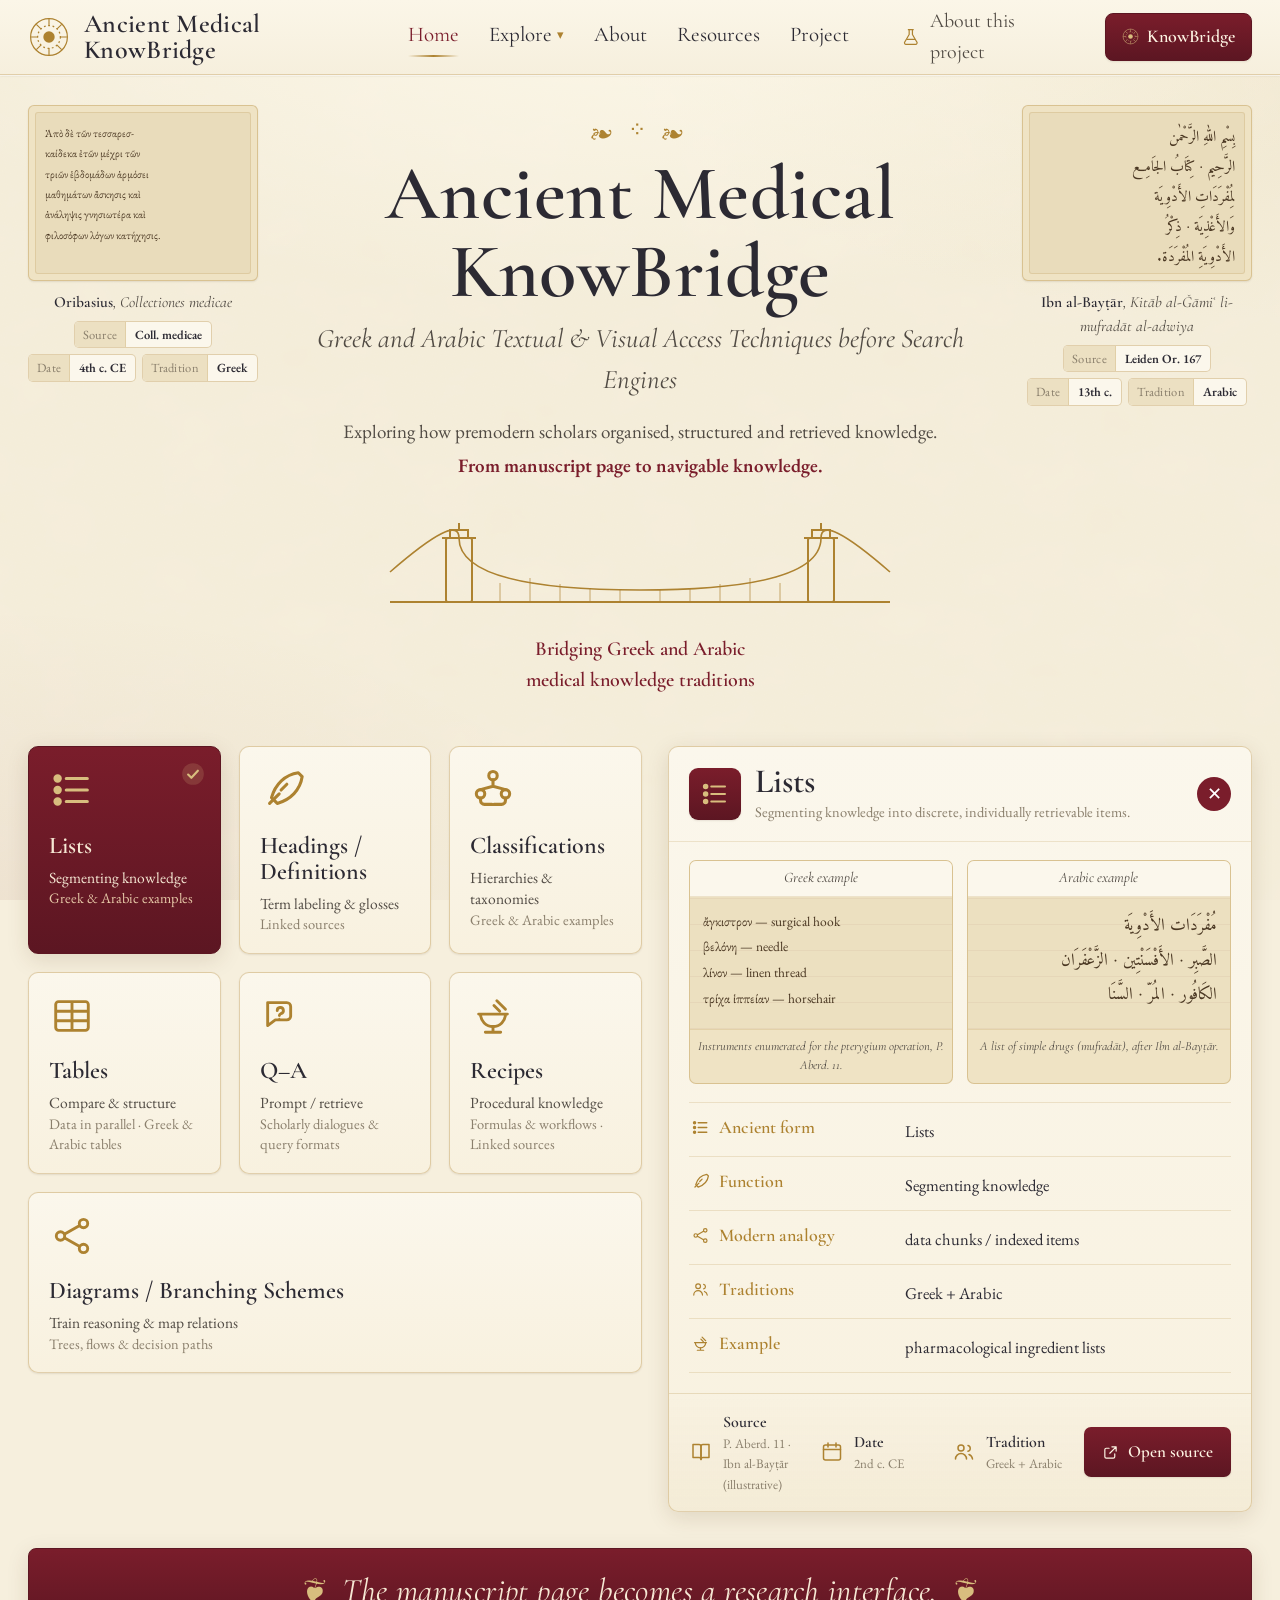
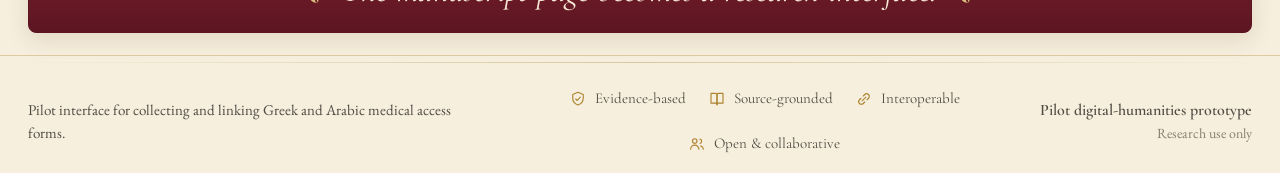
<file: index.html>
<!DOCTYPE html>
<html lang="en">
<head>
<meta charset="utf-8">
<meta name="viewport" content="width=device-width, initial-scale=1">
<title>Ancient Medical KnowBridge — Greek &amp; Arabic Access Techniques before Search Engines</title>
<meta name="description" content="A digital-humanities prototype exploring how premodern Greek and Arabic scholars organised, structured and retrieved medical knowledge — from manuscript page to navigable interface.">
<link rel="preconnect" href="https://fonts.googleapis.com">
<link rel="preconnect" href="https://fonts.gstatic.com" crossorigin>
<link href="https://fonts.googleapis.com/css2?family=Cormorant+Garamond:ital,wght@0,400;0,500;0,600;0,700;1,400;1,500;1,600&family=EB+Garamond:ital,wght@0,400;0,500;0,600;1,400;1,500&family=Amiri:wght@400;700&display=swap" rel="stylesheet">
<link rel="stylesheet" href="styles.css">
<link rel="icon" href="assets/favicon.svg">
</head>
<body>

<!-- ============ icon sprite ============ -->
<svg width="0" height="0" style="position:absolute" aria-hidden="true">
  <defs>
    <symbol id="i-medallion" viewBox="0 0 48 48">
      <g fill="none" stroke="currentColor" stroke-width="1.4">
        <circle cx="24" cy="24" r="21"/>
        <circle cx="24" cy="24" r="6.5" fill="currentColor" stroke="none"/>
        <g stroke-width="1.3">
          <path d="M24 3.5v8M24 36.5v8M3.5 24h8M36.5 24h8"/>
          <path d="M9.5 9.5l5.6 5.6M32.9 32.9l5.6 5.6M38.5 9.5l-5.6 5.6M15.1 32.9l-5.6 5.6"/>
        </g>
        <circle cx="24" cy="24" r="13" stroke-dasharray="2 3"/>
      </g>
    </symbol>
    <symbol id="i-list" viewBox="0 0 24 24"><g fill="none" stroke="currentColor" stroke-width="1.6" stroke-linecap="round"><circle cx="4.5" cy="6" r="1.4" fill="currentColor"/><circle cx="4.5" cy="12" r="1.4" fill="currentColor"/><circle cx="4.5" cy="18" r="1.4" fill="currentColor"/><path d="M9 6h11M9 12h11M9 18h11"/></g></symbol>
    <symbol id="i-quill" viewBox="0 0 24 24"><g fill="none" stroke="currentColor" stroke-width="1.6" stroke-linecap="round" stroke-linejoin="round"><path d="M20 3c-7 1-12 6-14 13l3 3c7-2 12-7 13-14z"/><path d="M5 19l5-5"/><path d="M14 9l-3 3"/></g></symbol>
    <symbol id="i-tree" viewBox="0 0 24 24"><g fill="none" stroke="currentColor" stroke-width="1.6" stroke-linecap="round" stroke-linejoin="round"><circle cx="12" cy="4.5" r="2.2"/><circle cx="5.5" cy="14" r="2.2"/><circle cx="18.5" cy="14" r="2.2"/><circle cx="12" cy="20" r="0"/><path d="M12 6.7v3.3M12 10l-6.5 1.8M12 10l6.5 1.8"/><circle cx="5.5" cy="14" r="0"/><path d="M5.5 16.2v1.3a2 2 0 0 0 2 2h4M18.5 16.2v1.3a2 2 0 0 1-2 2h-4"/></g></symbol>
    <symbol id="i-table" viewBox="0 0 24 24"><g fill="none" stroke="currentColor" stroke-width="1.5"><rect x="3.5" y="4.5" width="17" height="15" rx="1.5"/><path d="M3.5 9.5h17M3.5 14.5h17M12 4.5v15"/></g></symbol>
    <symbol id="i-qa" viewBox="0 0 24 24"><g fill="none" stroke="currentColor" stroke-width="1.5" stroke-linecap="round" stroke-linejoin="round"><path d="M4 5h10a2 2 0 0 1 2 2v5a2 2 0 0 1-2 2H8l-4 3z"/><path d="M9 9.2a1.6 1.6 0 1 1 2 1.5c-.6.3-.9.6-.9 1.1"/><circle cx="10.1" cy="13.4" r=".2" fill="currentColor" stroke-width=".6"/></g></symbol>
    <symbol id="i-mortar" viewBox="0 0 24 24"><g fill="none" stroke="currentColor" stroke-width="1.5" stroke-linecap="round" stroke-linejoin="round"><path d="M4.5 11h15M5.5 11a6.5 6.5 0 0 0 13 0"/><path d="M12 17.5v3M8 20.5h8"/><path d="M14 4l4.5 4.5"/><path d="M12.5 6.5l3 3"/></g></symbol>
    <symbol id="i-branch" viewBox="0 0 24 24"><g fill="none" stroke="currentColor" stroke-width="1.5" stroke-linecap="round" stroke-linejoin="round"><circle cx="6" cy="12" r="2.2"/><circle cx="18" cy="5.5" r="2.2"/><circle cx="18" cy="18.5" r="2.2"/><path d="M8.2 11l7.6-4.4M8.2 13l7.6 4.4"/></g></symbol>
    <symbol id="i-check" viewBox="0 0 24 24"><g fill="none" stroke="currentColor" stroke-width="2"><circle cx="12" cy="12" r="10" fill="currentColor" stroke="none" opacity=".18"/><path d="M7.5 12.5l3 3 6-6.5" stroke-linecap="round" stroke-linejoin="round"/></g></symbol>
    <symbol id="i-book" viewBox="0 0 24 24"><g fill="none" stroke="currentColor" stroke-width="1.5" stroke-linecap="round" stroke-linejoin="round"><path d="M4 4.5h6a2 2 0 0 1 2 2v13a2 2 0 0 0-2-2H4z"/><path d="M20 4.5h-6a2 2 0 0 0-2 2v13a2 2 0 0 1 2-2h6z"/></g></symbol>
    <symbol id="i-calendar" viewBox="0 0 24 24"><g fill="none" stroke="currentColor" stroke-width="1.5" stroke-linecap="round"><rect x="3.5" y="5" width="17" height="15" rx="2"/><path d="M3.5 9.5h17M8 3v4M16 3v4"/></g></symbol>
    <symbol id="i-people" viewBox="0 0 24 24"><g fill="none" stroke="currentColor" stroke-width="1.5" stroke-linecap="round" stroke-linejoin="round"><circle cx="9" cy="8" r="3"/><path d="M3.5 19a5.5 5.5 0 0 1 11 0"/><path d="M16 5.5a3 3 0 0 1 0 5.8M17 14.5a5.5 5.5 0 0 1 3.5 4.5"/></g></symbol>
    <symbol id="i-external" viewBox="0 0 24 24"><g fill="none" stroke="currentColor" stroke-width="1.7" stroke-linecap="round" stroke-linejoin="round"><path d="M14 4h6v6M20 4l-9 9"/><path d="M18 14v4a2 2 0 0 1-2 2H6a2 2 0 0 1-2-2V8a2 2 0 0 1 2-2h4"/></g></symbol>
    <symbol id="i-flask" viewBox="0 0 24 24"><g fill="none" stroke="currentColor" stroke-width="1.5" stroke-linecap="round" stroke-linejoin="round"><path d="M9 3h6M10 3v6l-5 8.5A2 2 0 0 0 6.7 21h10.6a2 2 0 0 0 1.7-3.5L14 9V3"/><path d="M7.5 15h9"/></g></symbol>
    <symbol id="i-shield" viewBox="0 0 24 24"><g fill="none" stroke="currentColor" stroke-width="1.5" stroke-linecap="round" stroke-linejoin="round"><path d="M12 3l7 3v5c0 5-3 7.5-7 9-4-1.5-7-4-7-9V6z"/><path d="M9 12l2 2 4-4.5"/></g></symbol>
    <symbol id="i-link" viewBox="0 0 24 24"><g fill="none" stroke="currentColor" stroke-width="1.5" stroke-linecap="round"><path d="M9.5 14.5l5-5"/><path d="M8 11l-2 2a3.5 3.5 0 0 0 5 5l2-2M16 13l2-2a3.5 3.5 0 0 0-5-5l-2 2"/></g></symbol>
  </defs>
</svg>

<!-- ============ top bar ============ -->
<header class="topbar">
  <div class="wrap">
    <a class="brand" href="index.html">
      <svg class="medallion"><use href="#i-medallion"/></svg>
      <span class="name">Ancient Medical KnowBridge</span>
    </a>
    <nav class="nav">
      <a href="index.html" class="active">Home</a>
      <span class="menu">
        <a class="has-menu" href="explore.html">Explore <span class="caret">▾</span></a>
        <span class="dropdown">
          <a href="explore.html#qa">Q–A &amp; the catechism<small>the flagship form</small></a>
          <a href="explore.html#papyri">The five papyri<small>catalogue of sources</small></a>
          <a href="explore.html#forms">All seven access forms<small>lists, tables, diagrams…</small></a>
        </span>
      </span>
      <a href="about.html">About</a>
      <a href="resources.html">Resources</a>
      <a href="project.html">Project</a>
    </nav>
    <span class="spacer"></span>
    <a class="about-link" href="about.html"><svg><use href="#i-flask"/></svg> About this project</a>
    <a class="topbar-btn" href="https://fariselshammouty.github.io/knowbridge/"><svg><use href="#i-medallion"/></svg> KnowBridge</a>
  </div>
</header>

<!-- ============ hero ============ -->
<section class="hero">
  <div class="wrap">
    <div class="hero-grid">

      <!-- left manuscript: Greek -->
      <div class="ms-thumb">
        <div class="frame"><div class="surface">
          <div style="font-family:var(--greek);font-size:11px;line-height:1.85;color:#4a3722;padding:10px 9px;text-align:left">
            Ἀπὸ δὲ τῶν τεσσαρεσ-<br>καίδεκα ἐτῶν μέχρι τῶν<br>τριῶν ἑβδομάδων ἁρμόσει<br>μαθημάτων ἄσκησις καὶ<br>ἀνάληψις γνησιωτέρα καὶ<br>φιλοσόφων λόγων κατήχησις.
          </div>
        </div></div>
        <div class="cite"><b>Oribasius</b>, Collectiones medicae</div>
        <div class="chips">
          <span class="chip"><span class="k">Source</span><span class="v">Coll. medicae</span></span>
          <span class="chip"><span class="k">Date</span><span class="v">4th c. CE</span></span>
          <span class="chip"><span class="k">Tradition</span><span class="v">Greek</span></span>
        </div>
      </div>

      <!-- center -->
      <div class="hero-center">
        <div class="flourish">❧ ⁘ ❧</div>
        <h1>Ancient Medical KnowBridge</h1>
        <p class="subtitle">Greek and Arabic Textual &amp; Visual Access Techniques before Search Engines</p>
        <p class="lede">Exploring how premodern scholars organised, structured and retrieved knowledge.</p>
        <p class="lede"><strong>From manuscript page to navigable knowledge.</strong></p>

        <div class="bridge-block">
          <svg viewBox="0 0 560 130" role="img" aria-label="A suspension bridge linking two classical pillars">
            <g fill="none" stroke="currentColor" stroke-width="1.6">
              <!-- pillars -->
              <g stroke-width="2">
                <rect x="86" y="44" width="26" height="64" rx="2"/>
                <rect x="448" y="44" width="26" height="64" rx="2"/>
                <path d="M82 44h34M444 44h34"/>
                <path d="M90 44v-8h18v8M452 44v-8h18v8"/>
                <path d="M99 36v-7M461 36v-7"/>
              </g>
              <!-- deck -->
              <path d="M30 108h500" stroke-width="2"/>
              <!-- main cables -->
              <path d="M30 78 Q99 18 99 44 Q99 96 280 96 Q461 96 461 44 Q461 18 530 78"/>
              <!-- suspenders -->
              <g stroke-width="0.9" opacity="0.75">
                <path d="M140 89V108M170 84V108M200 90V108M230 94V108M260 95V108M300 95V108M330 94V108M360 90V108M390 84V108M420 89V108"/>
              </g>
            </g>
          </svg>
          <p class="bridge-caption">Bridging Greek and Arabic<br>medical knowledge traditions</p>
        </div>
      </div>

      <!-- right manuscript: Arabic -->
      <div class="ms-thumb">
        <div class="frame"><div class="surface">
          <div style="font-family:var(--arabic);font-size:15px;line-height:2;color:#4a3722;padding:10px 9px;direction:rtl;text-align:right">
            بِسْمِ اللهِ الرَّحْمٰن<br>الرَّحِيم · كِتَابُ الجَامِع<br>لِمُفْرَدَاتِ الأَدْوِيَة<br>وَالأَغْذِيَة · ذِكْرُ<br>الأَدْوِيَةِ المُفْرَدَة.
          </div>
        </div></div>
        <div class="cite"><b>Ibn al-Bayṭār</b>, Kitāb al-Ǧāmiʿ li-mufradāt al-adwiya</div>
        <div class="chips">
          <span class="chip"><span class="k">Source</span><span class="v">Leiden Or. 167</span></span>
          <span class="chip"><span class="k">Date</span><span class="v">13th c.</span></span>
          <span class="chip"><span class="k">Tradition</span><span class="v">Arabic</span></span>
        </div>
      </div>

    </div>
  </div>
</section>

<!-- ============ explorer: cards + detail ============ -->
<section class="explorer">
  <div class="wrap">
    <div class="explorer-grid">
      <div class="cards" id="cards" role="tablist" aria-label="Knowledge access forms"></div>
      <div id="detail-mount"></div>
    </div>
  </div>
</section>

<!-- ============ ribbon ============ -->
<div class="wrap">
  <div class="ribbon">
    <p><span class="orn">❦</span>The manuscript page becomes a research interface.<span class="orn">❦</span></p>
  </div>
</div>

<!-- ============ footer ============ -->
<footer class="site-foot">
  <hr class="divider-rule">
  <div class="wrap">
    <div class="lead">Pilot interface for collecting and linking Greek and Arabic medical access forms.</div>
    <div class="foot-tags">
      <span><svg><use href="#i-shield"/></svg> Evidence-based</span>
      <span><svg><use href="#i-book"/></svg> Source-grounded</span>
      <span><svg><use href="#i-link"/></svg> Interoperable</span>
      <span><svg><use href="#i-people"/></svg> Open &amp; collaborative</span>
    </div>
    <div class="right">
      <b>Pilot digital-humanities prototype</b>
      Research use only
    </div>
  </div>
</footer>

<script src="data.js"></script>
<script src="app.js"></script>
</body>
</html>
</file>
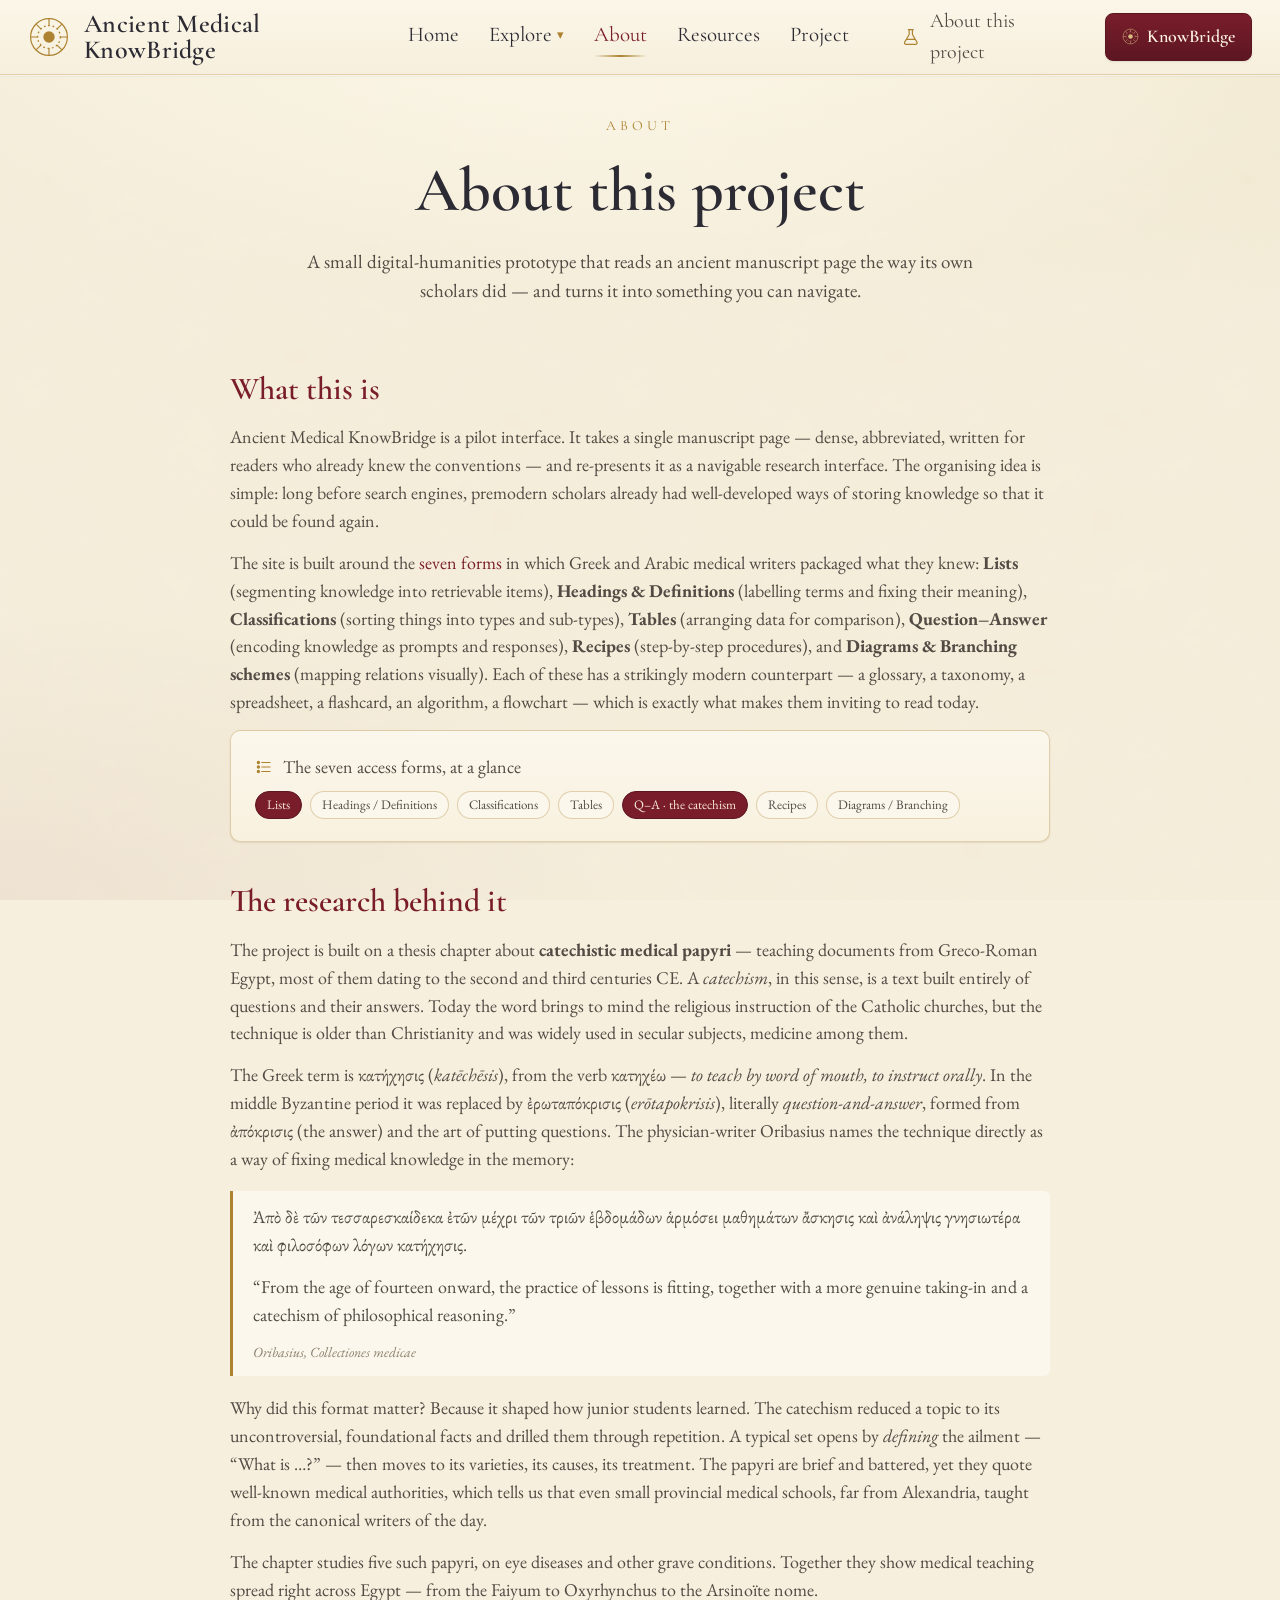
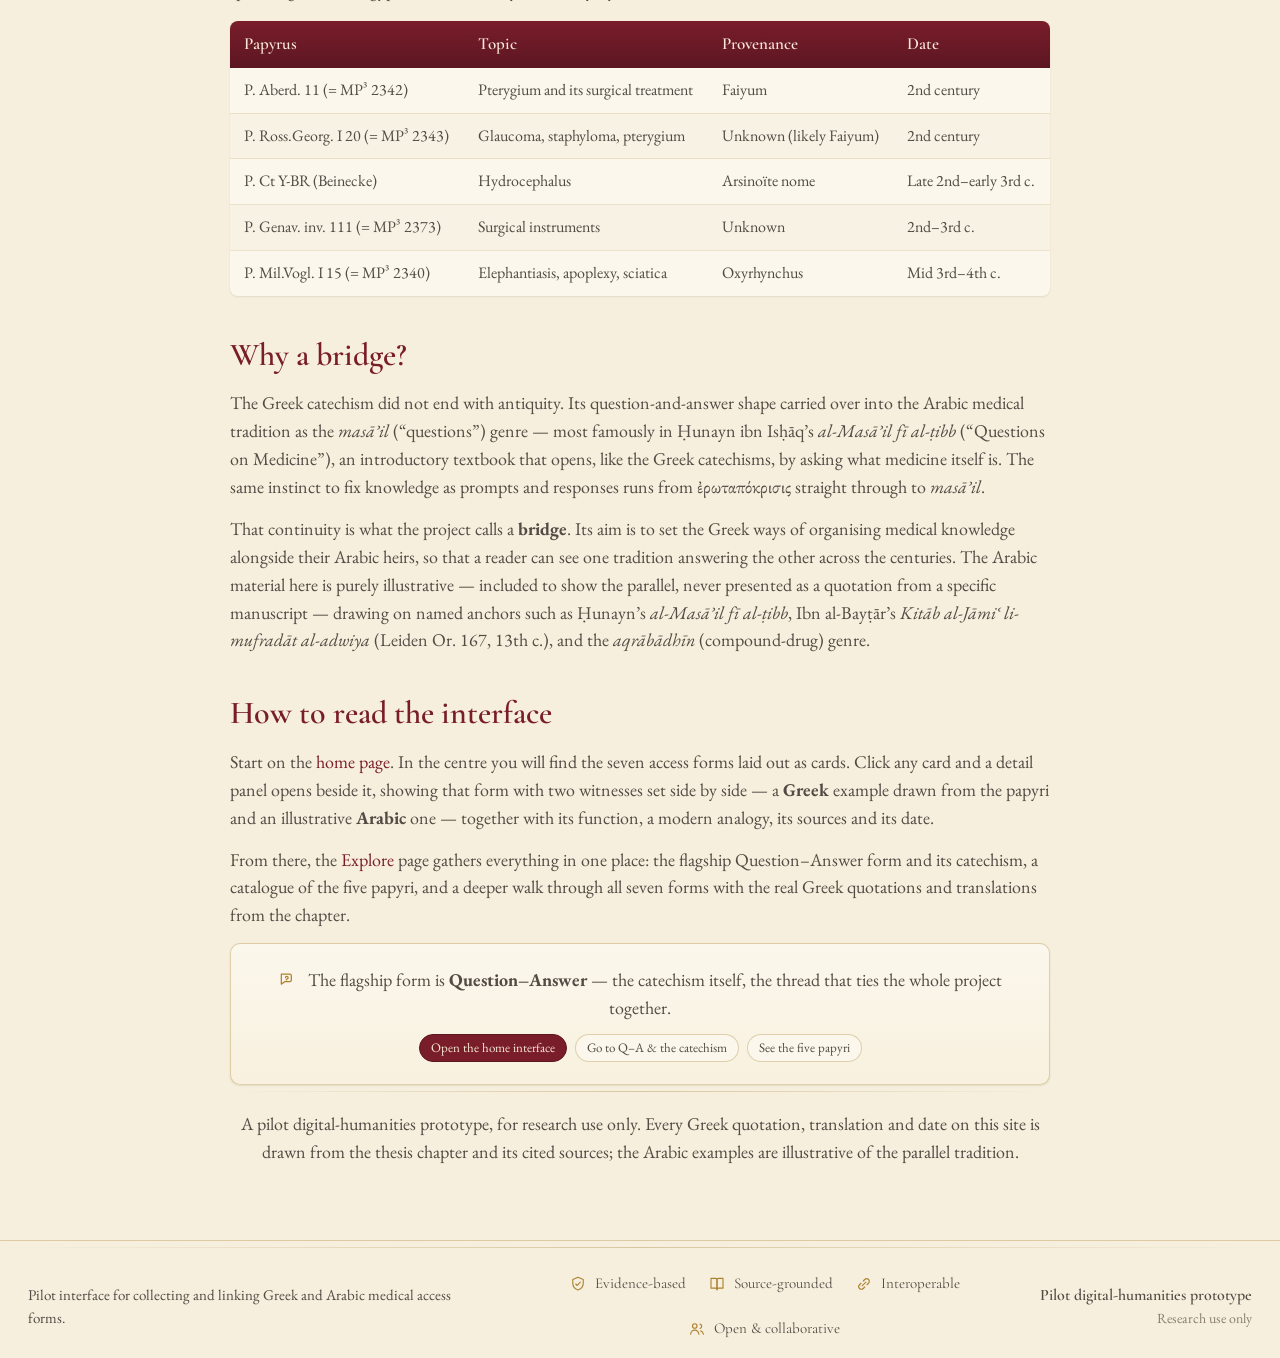
<file: about.html>
<!DOCTYPE html>
<html lang="en">
<head>
<meta charset="utf-8">
<meta name="viewport" content="width=device-width, initial-scale=1">
<title>About this project — Ancient Medical KnowBridge</title>
<meta name="description" content="What Ancient Medical KnowBridge is, and the research behind it: catechistic (question-and-answer) Greek medical papyri from Greco-Roman Egypt, and the bridge to the Arabic masāʾil tradition.">
<link rel="preconnect" href="https://fonts.googleapis.com">
<link rel="preconnect" href="https://fonts.gstatic.com" crossorigin>
<link href="https://fonts.googleapis.com/css2?family=Cormorant+Garamond:ital,wght@0,400;0,500;0,600;0,700;1,400;1,500;1,600&family=EB+Garamond:ital,wght@0,400;0,500;0,600;1,400;1,500&family=Amiri:wght@400;700&display=swap" rel="stylesheet">
<link rel="stylesheet" href="styles.css">
<link rel="icon" href="assets/favicon.svg">
</head>
<body data-page="about">
<main class="wrap">

  <section class="page-head">
    <div class="kicker">About</div>
    <h1>About this project</h1>
    <p>A small digital-humanities prototype that reads an ancient manuscript page the way its own scholars did — and turns it into something you can navigate.</p>
  </section>

  <div class="prose">

    <h2>What this is</h2>
    <p>Ancient Medical KnowBridge is a pilot interface. It takes a single manuscript page — dense, abbreviated, written for readers who already knew the conventions — and re-presents it as a navigable research interface. The organising idea is simple: long before search engines, premodern scholars already had well-developed ways of storing knowledge so that it could be found again.</p>
    <p>The site is built around the <a href="explore.html#forms">seven forms</a> in which Greek and Arabic medical writers packaged what they knew: <strong>Lists</strong> (segmenting knowledge into retrievable items), <strong>Headings &amp; Definitions</strong> (labelling terms and fixing their meaning), <strong>Classifications</strong> (sorting things into types and sub-types), <strong>Tables</strong> (arranging data for comparison), <strong>Question–Answer</strong> (encoding knowledge as prompts and responses), <strong>Recipes</strong> (step-by-step procedures), and <strong>Diagrams &amp; Branching schemes</strong> (mapping relations visually). Each of these has a strikingly modern counterpart — a glossary, a taxonomy, a spreadsheet, a flashcard, an algorithm, a flowchart — which is exactly what makes them inviting to read today.</p>

    <div class="card-panel">
      <p class="muted" style="margin:0 0 10px"><svg style="width:18px;height:18px;color:var(--gold);vertical-align:-3px;margin-right:6px"><use href="#i-list"/></svg> The seven access forms, at a glance</p>
      <div class="pills">
        <span class="pill solid">Lists</span>
        <span class="pill">Headings / Definitions</span>
        <span class="pill">Classifications</span>
        <span class="pill">Tables</span>
        <span class="pill solid">Q–A · the catechism</span>
        <span class="pill">Recipes</span>
        <span class="pill">Diagrams / Branching</span>
      </div>
    </div>

    <h2>The research behind it</h2>
    <p>The project is built on a thesis chapter about <strong>catechistic medical papyri</strong> — teaching documents from Greco-Roman Egypt, most of them dating to the second and third centuries CE. A <em>catechism</em>, in this sense, is a text built entirely of questions and their answers. Today the word brings to mind the religious instruction of the Catholic churches, but the technique is older than Christianity and was widely used in secular subjects, medicine among them.</p>
    <p>The Greek term is <span class="greek">κατήχησις</span> (<em>katēchēsis</em>), from the verb <span class="greek">κατηχέω</span> — <em>to teach by word of mouth, to instruct orally</em>. In the middle Byzantine period it was replaced by <span class="greek">ἐρωταπόκρισις</span> (<em>erōtapokrisis</em>), literally <em>question-and-answer</em>, formed from <span class="greek">ἀπόκρισις</span> (the answer) and the art of putting questions. The physician-writer Oribasius names the technique directly as a way of fixing medical knowledge in the memory:</p>

    <blockquote>
      <p class="greek">Ἀπὸ δὲ τῶν τεσσαρεσκαίδεκα ἐτῶν μέχρι τῶν τριῶν ἑβδομάδων ἁρμόσει μαθημάτων ἄσκησις καὶ ἀνάληψις γνησιωτέρα καὶ φιλοσόφων λόγων κατήχησις.</p>
      <p>“From the age of fourteen onward, the practice of lessons is fitting, together with a more genuine taking-in and a catechism of philosophical reasoning.”</p>
      <span class="src">Oribasius, <em>Collectiones medicae</em></span>
    </blockquote>

    <p>Why did this format matter? Because it shaped how junior students learned. The catechism reduced a topic to its uncontroversial, foundational facts and drilled them through repetition. A typical set opens by <em>defining</em> the ailment — “What is …?” — then moves to its varieties, its causes, its treatment. The papyri are brief and battered, yet they quote well-known medical authorities, which tells us that even small provincial medical schools, far from Alexandria, taught from the canonical writers of the day.</p>
    <p>The chapter studies five such papyri, on eye diseases and other grave conditions. Together they show medical teaching spread right across Egypt — from the Faiyum to Oxyrhynchus to the Arsinoïte nome.</p>

    <table class="data">
      <thead>
        <tr><th>Papyrus</th><th>Topic</th><th>Provenance</th><th>Date</th></tr>
      </thead>
      <tbody>
        <tr><td>P. Aberd. 11 (= MP³ 2342)</td><td>Pterygium and its surgical treatment</td><td>Faiyum</td><td>2nd century</td></tr>
        <tr><td>P. Ross.Georg. I 20 (= MP³ 2343)</td><td>Glaucoma, staphyloma, pterygium</td><td>Unknown (likely Faiyum)</td><td>2nd century</td></tr>
        <tr><td>P. Ct Y-BR (Beinecke)</td><td>Hydrocephalus</td><td>Arsinoïte nome</td><td>Late 2nd–early 3rd c.</td></tr>
        <tr><td>P. Genav. inv. 111 (= MP³ 2373)</td><td>Surgical instruments</td><td>Unknown</td><td>2nd–3rd c.</td></tr>
        <tr><td>P. Mil.Vogl. I 15 (= MP³ 2340)</td><td>Elephantiasis, apoplexy, sciatica</td><td>Oxyrhynchus</td><td>Mid 3rd–4th c.</td></tr>
      </tbody>
    </table>

    <h2>Why a bridge?</h2>
    <p>The Greek catechism did not end with antiquity. Its question-and-answer shape carried over into the Arabic medical tradition as the <em>masāʾil</em> (“questions”) genre — most famously in Ḥunayn ibn Isḥāq’s <span class="greek"><em>al-Masāʾil fī al-ṭibb</em></span> (“Questions on Medicine”), an introductory textbook that opens, like the Greek catechisms, by asking what medicine itself is. The same instinct to fix knowledge as prompts and responses runs from <span class="greek">ἐρωταπόκρισις</span> straight through to <em>masāʾil</em>.</p>
    <p>That continuity is what the project calls a <strong>bridge</strong>. Its aim is to set the Greek ways of organising medical knowledge alongside their Arabic heirs, so that a reader can see one tradition answering the other across the centuries. The Arabic material here is purely illustrative — included to show the parallel, never presented as a quotation from a specific manuscript — drawing on named anchors such as Ḥunayn’s <em>al-Masāʾil fī al-ṭibb</em>, Ibn al-Bayṭār’s <em>Kitāb al-Jāmiʿ li-mufradāt al-adwiya</em> (Leiden Or. 167, 13th c.), and the <em>aqrābādhīn</em> (compound-drug) genre.</p>

    <h2>How to read the interface</h2>
    <p>Start on the <a href="index.html">home page</a>. In the centre you will find the seven access forms laid out as cards. Click any card and a detail panel opens beside it, showing that form with two witnesses set side by side — a <strong>Greek</strong> example drawn from the papyri and an illustrative <strong>Arabic</strong> one — together with its function, a modern analogy, its sources and its date.</p>
    <p>From there, the <a href="explore.html">Explore</a> page gathers everything in one place: the flagship Question–Answer form and its catechism, a catalogue of the five papyri, and a deeper walk through all seven forms with the real Greek quotations and translations from the chapter.</p>

    <div class="card-panel center">
      <p style="margin:0 0 12px"><svg style="width:20px;height:20px;color:var(--gold);vertical-align:-4px;margin-right:6px"><use href="#i-qa"/></svg> The flagship form is <strong>Question–Answer</strong> — the catechism itself, the thread that ties the whole project together.</p>
      <div class="pills" style="justify-content:center">
        <a class="pill solid" href="index.html">Open the home interface</a>
        <a class="pill" href="explore.html#qa">Go to Q–A &amp; the catechism</a>
        <a class="pill" href="explore.html#papyri">See the five papyri</a>
      </div>
    </div>

    <hr class="divider-rule">

    <p class="muted center" style="margin-top:18px">A pilot digital-humanities prototype, for research use only. Every Greek quotation, translation and date on this site is drawn from the thesis chapter and its cited sources; the Arabic examples are illustrative of the parallel tradition.</p>

  </div>

</main>
<script src="partials.js"></script>
</body>
</html>
</file>
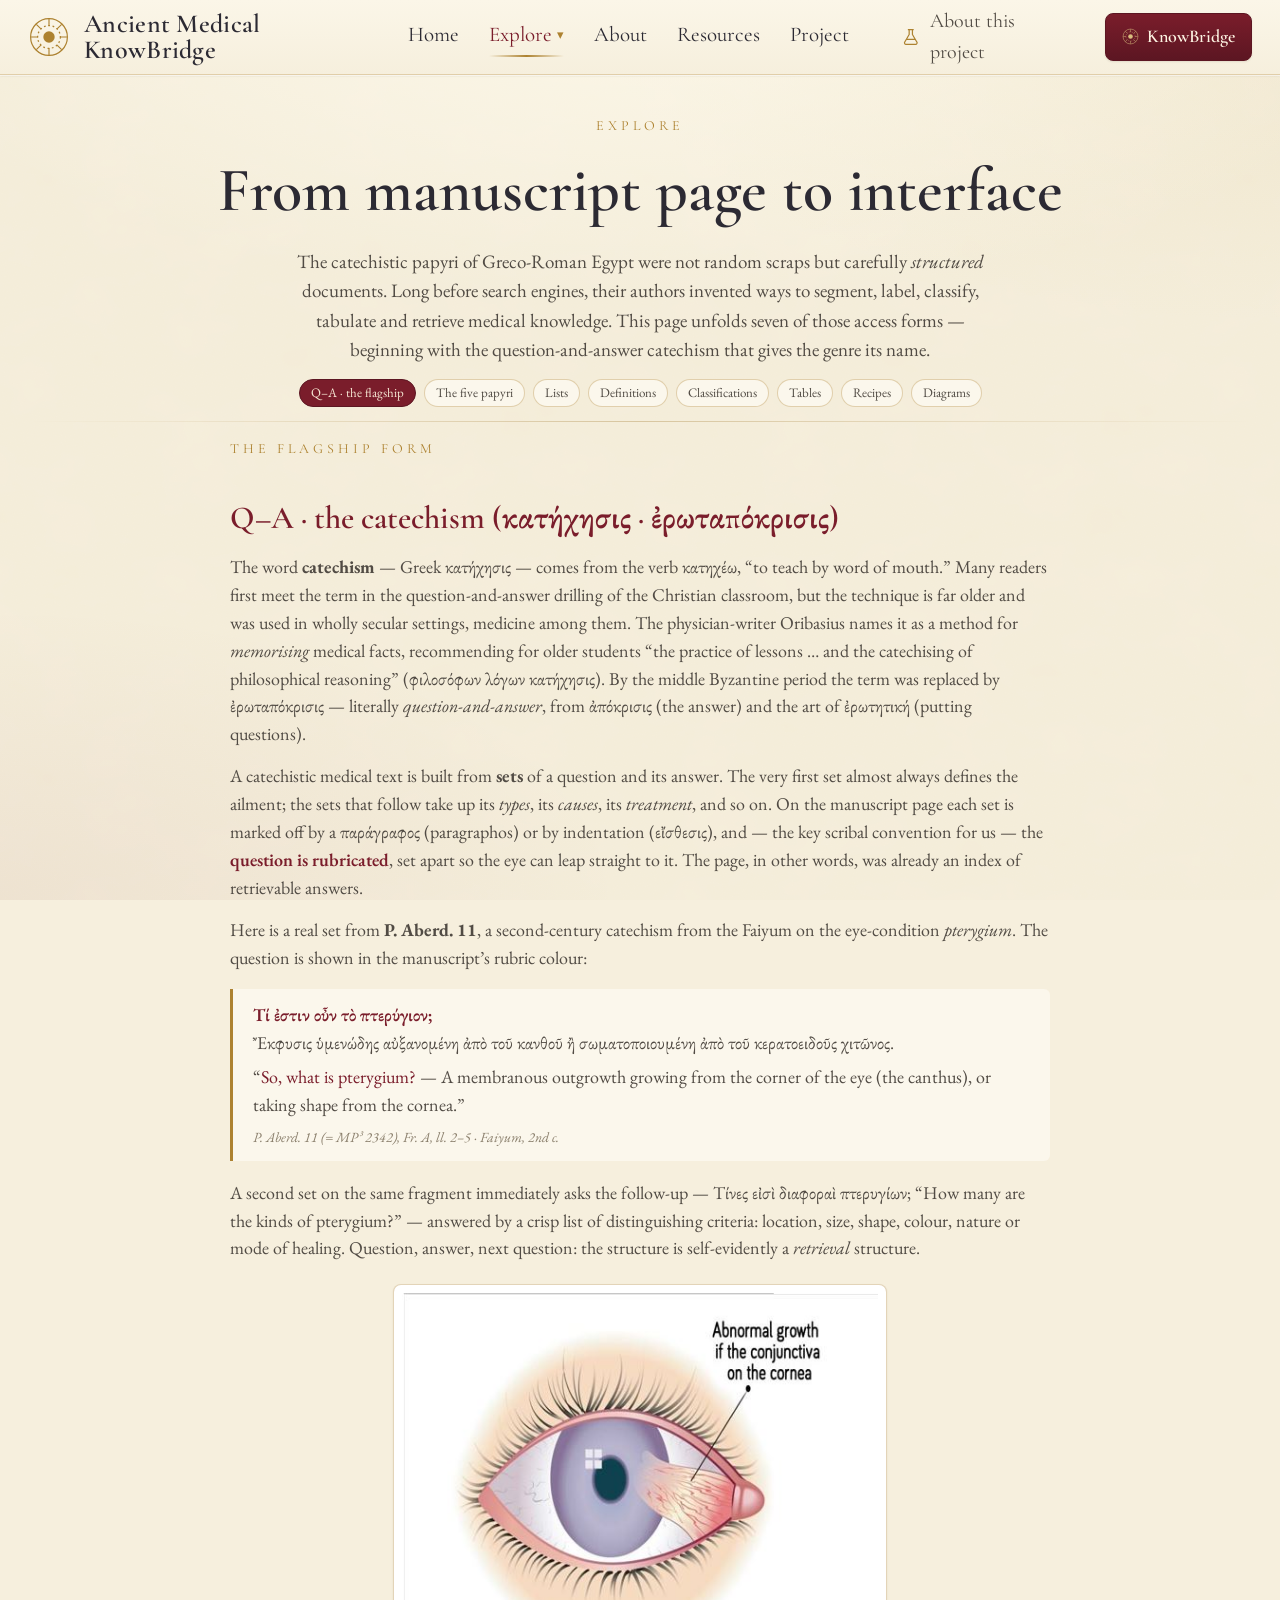
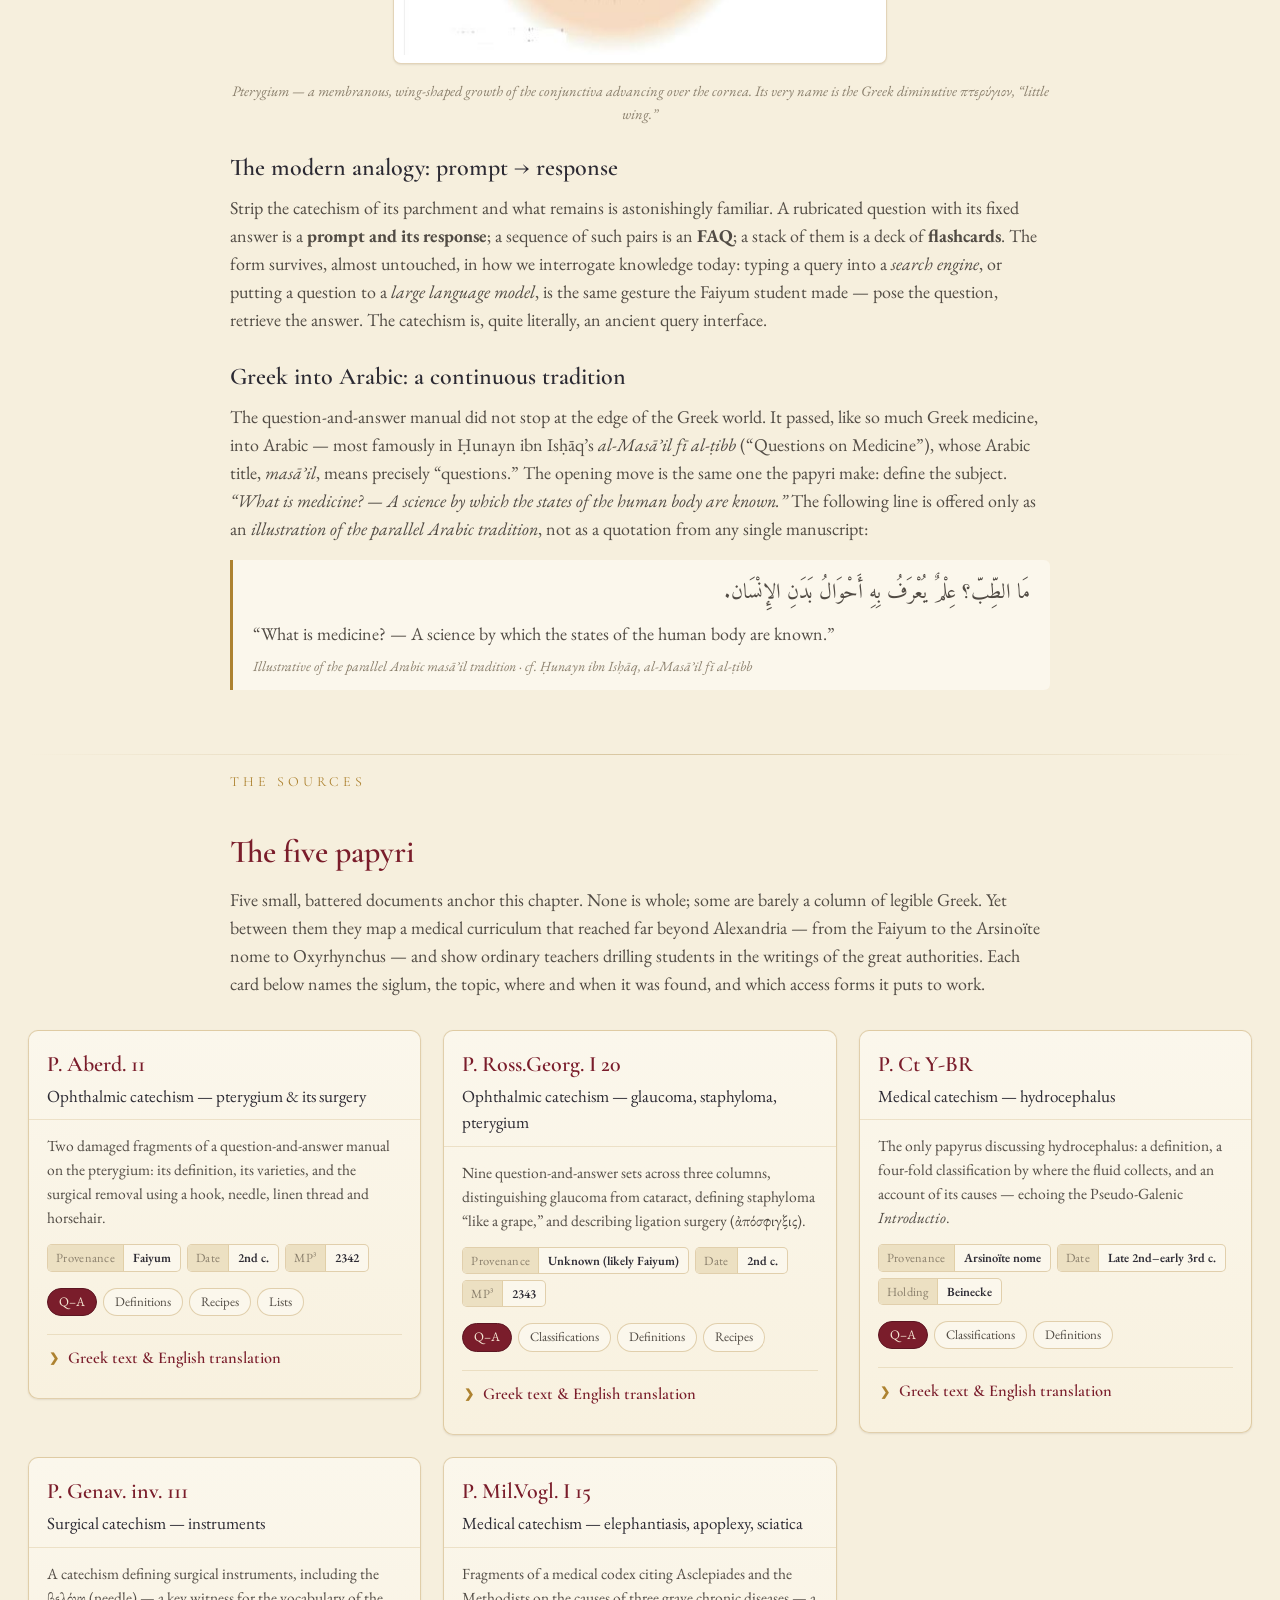
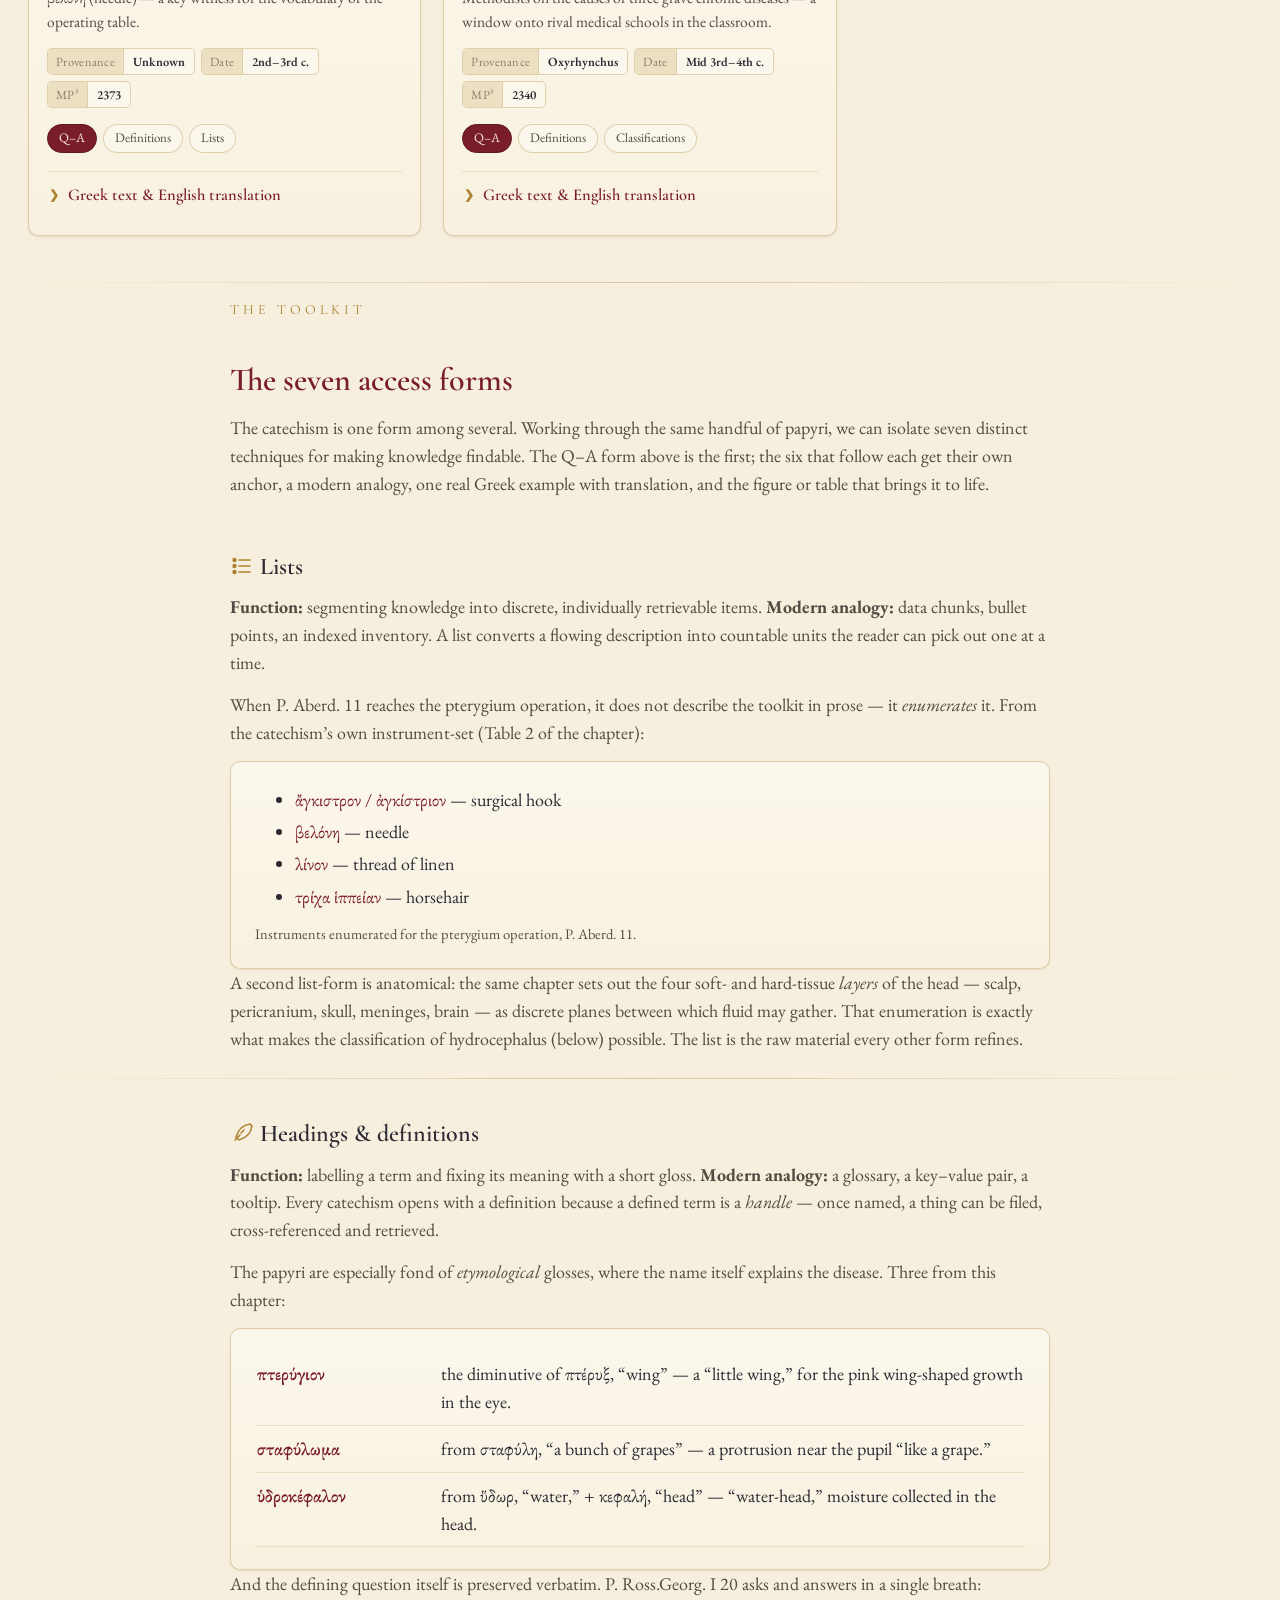
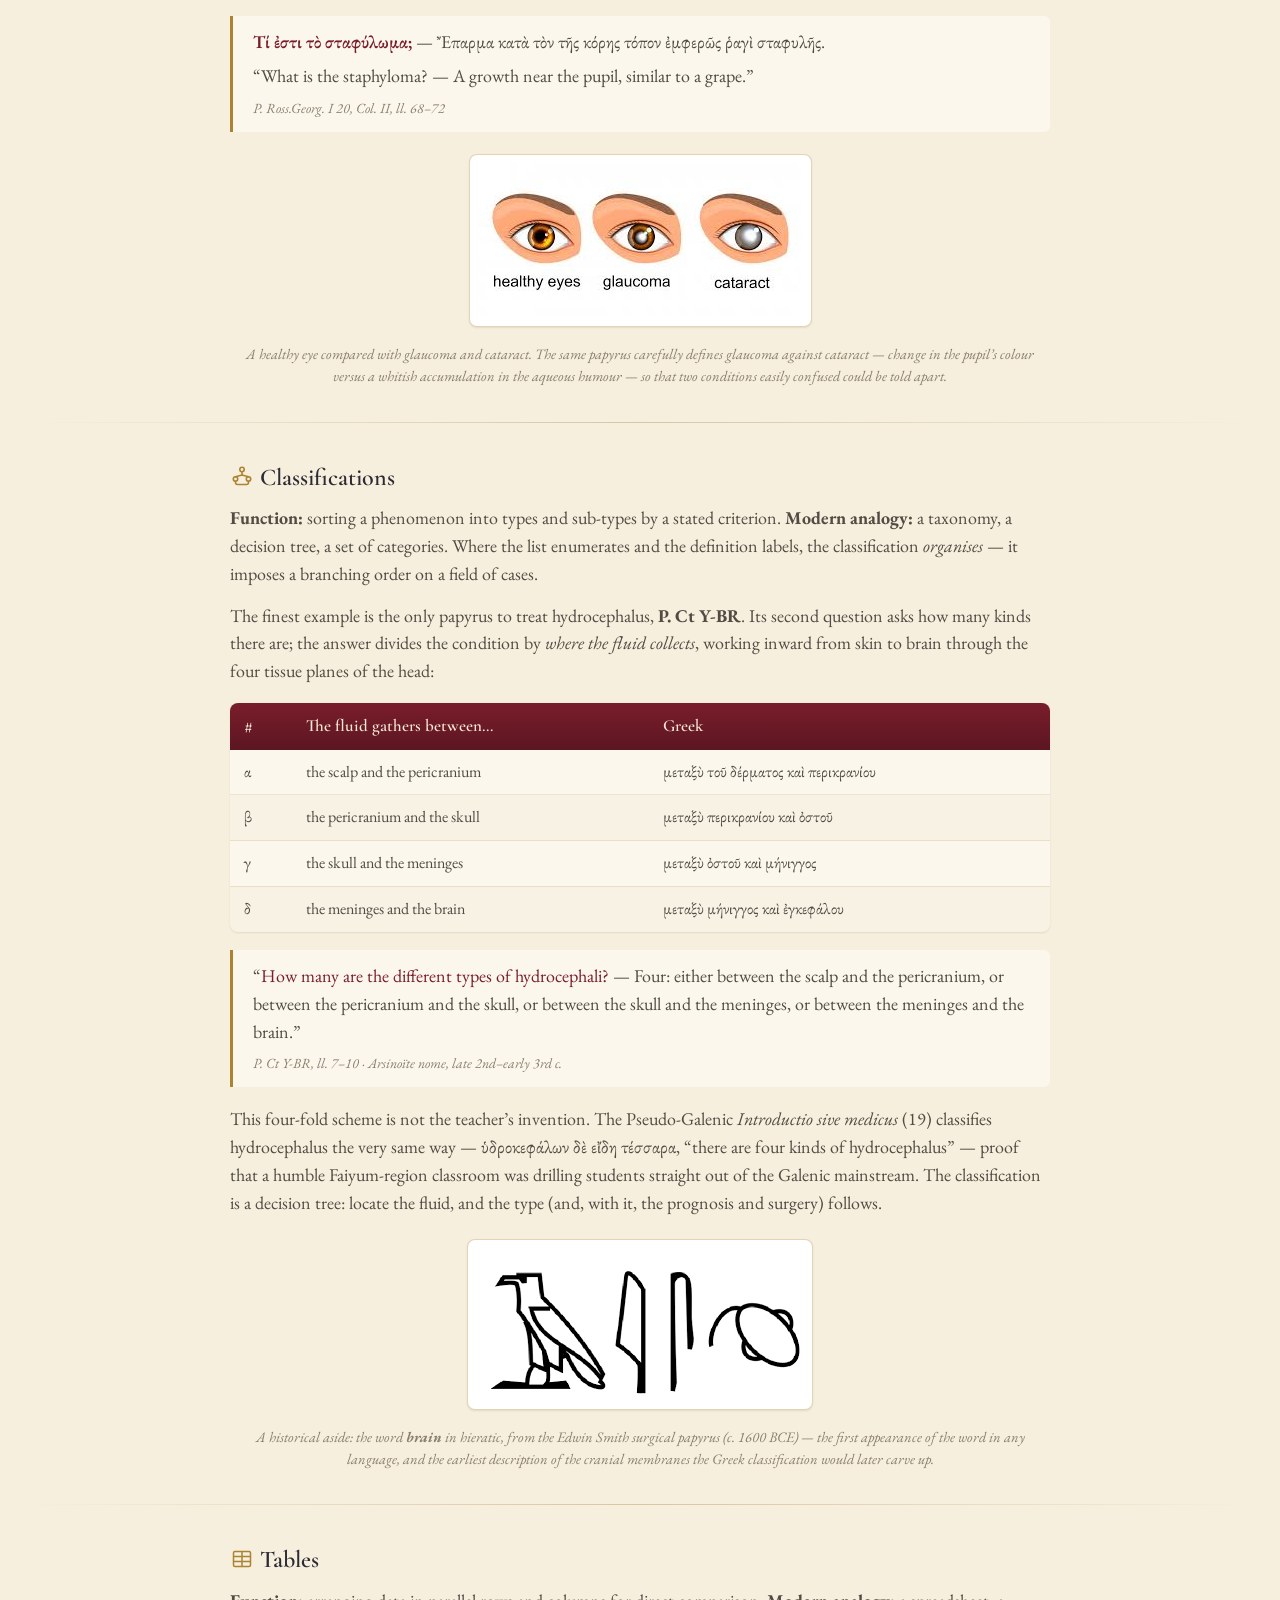
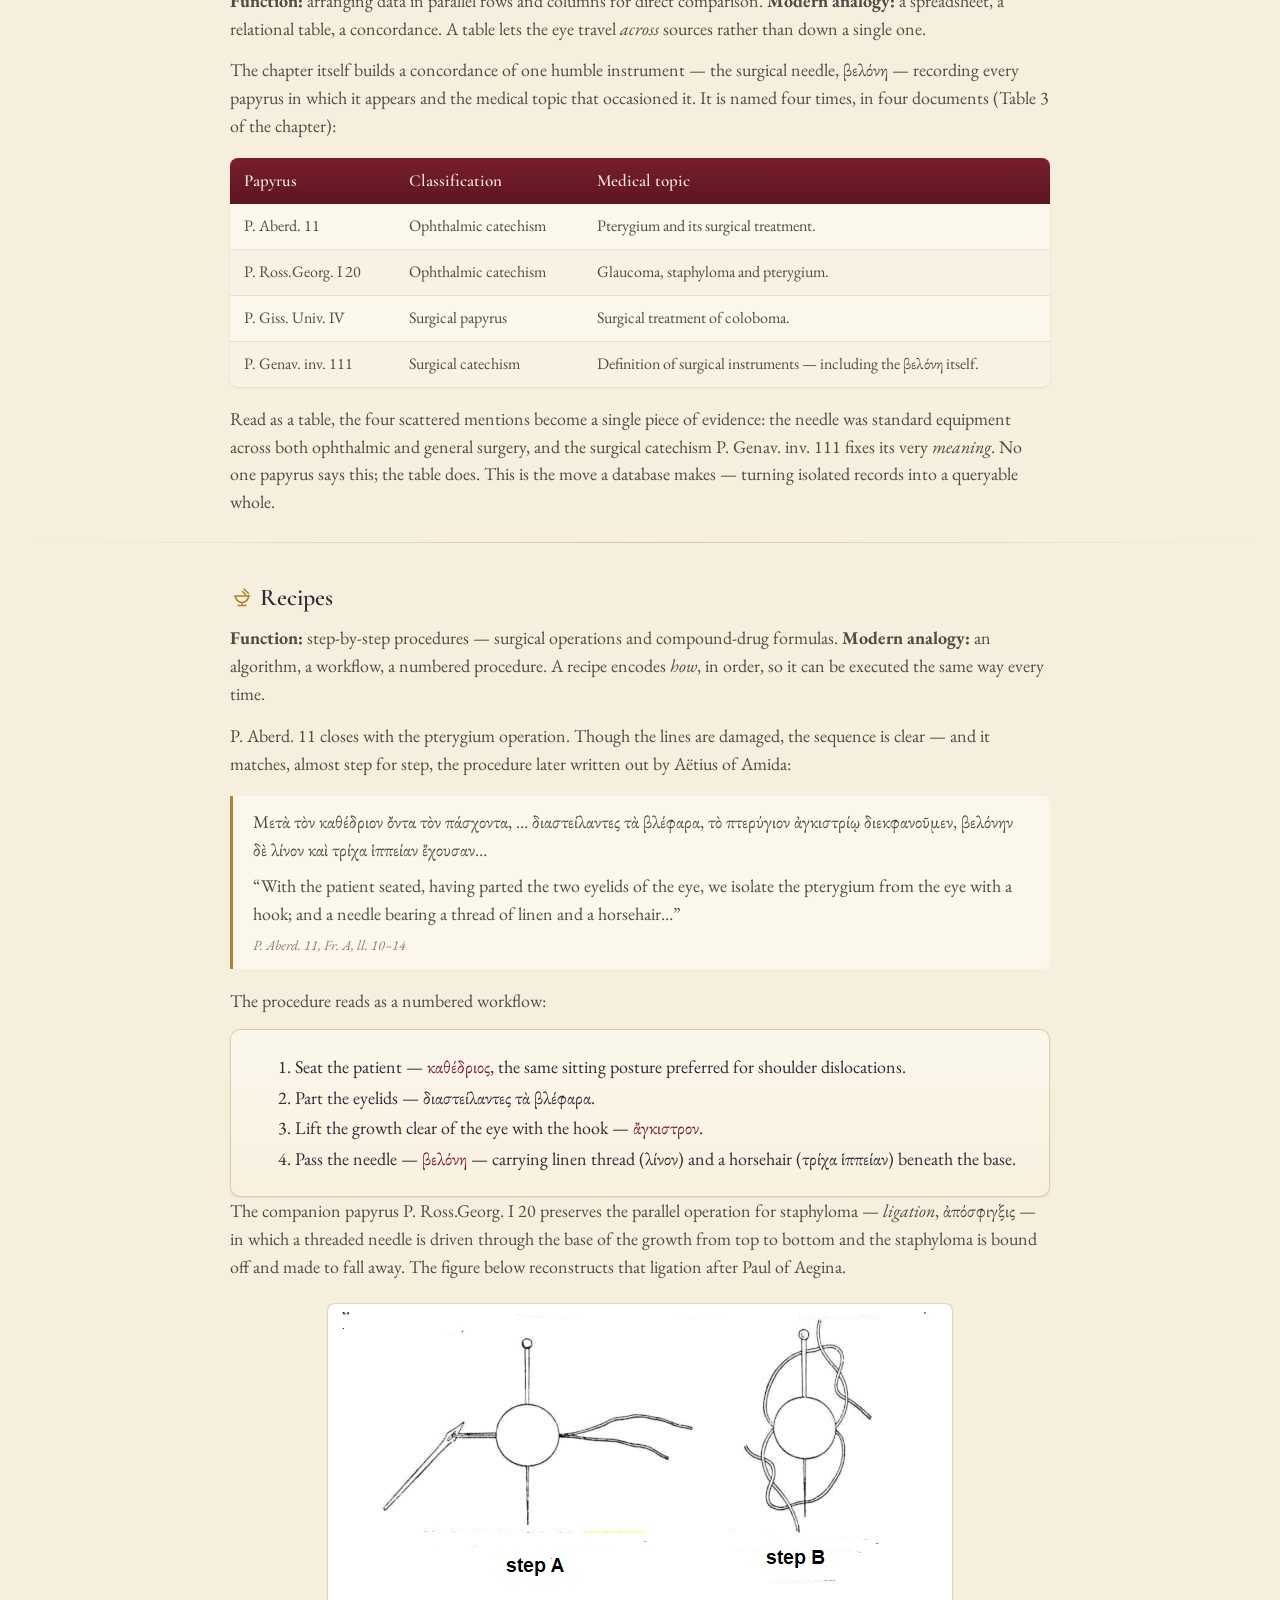
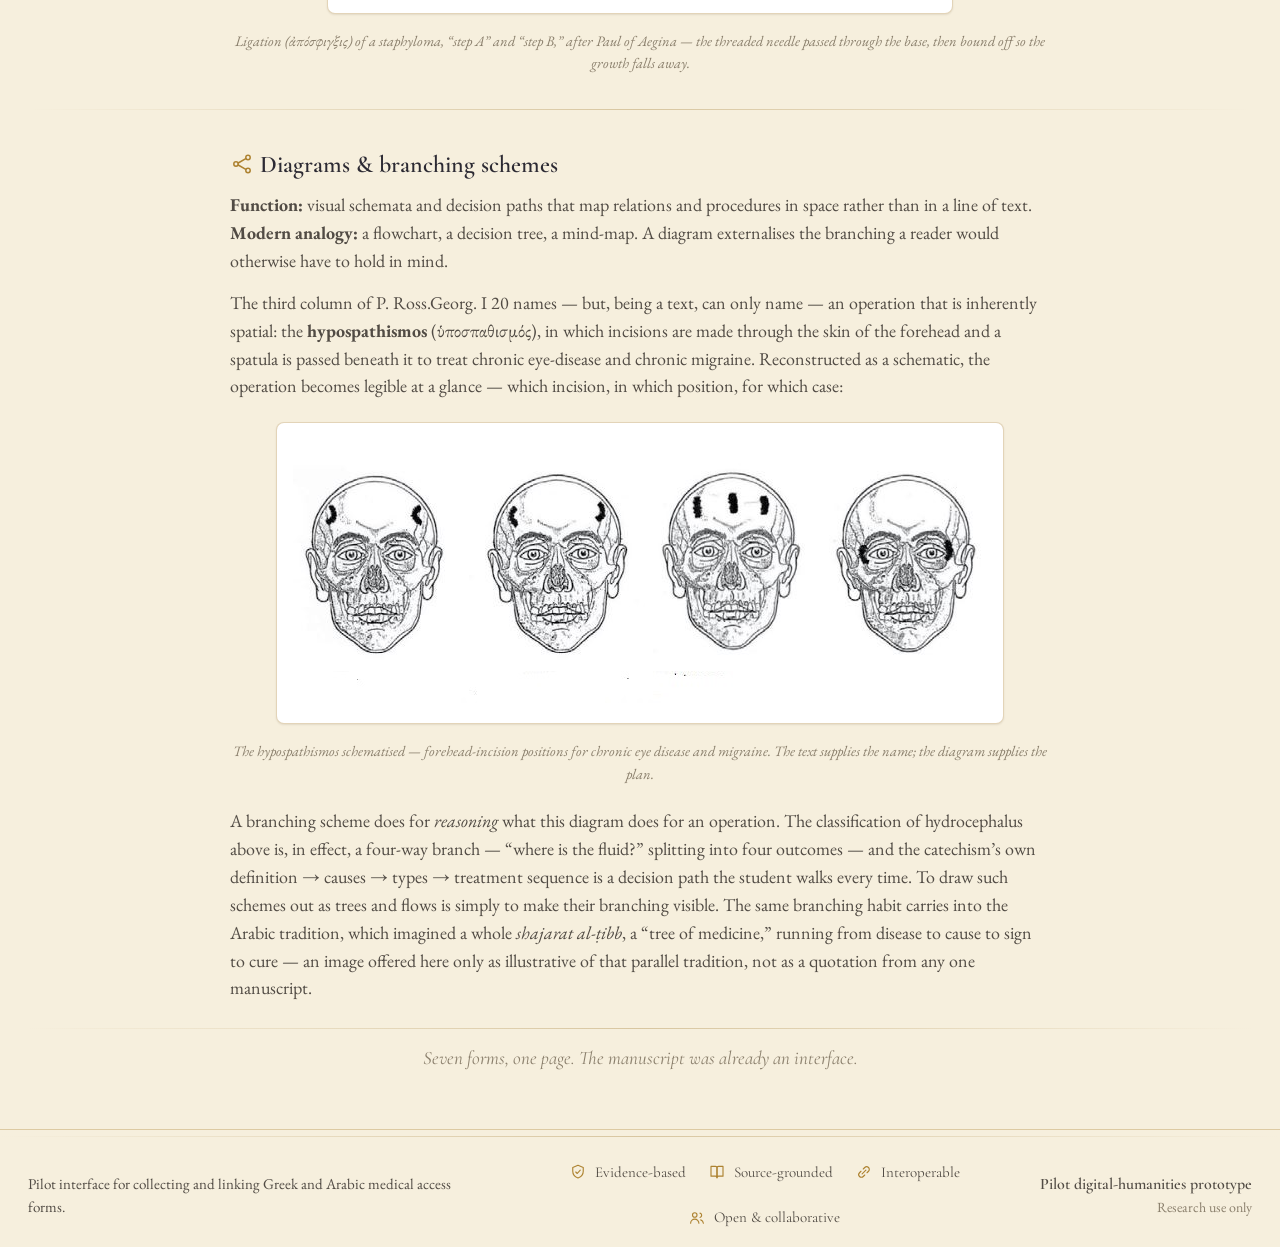
<file: explore.html>
<!DOCTYPE html>
<html lang="en">
<head>
<meta charset="utf-8">
<meta name="viewport" content="width=device-width, initial-scale=1">
<title>Explore — Ancient Medical KnowBridge</title>
<meta name="description" content="A deep dive into the seven knowledge-access forms of the Greek medical catechistic papyri — the question-and-answer flagship, the five papyri, and lists, definitions, classifications, tables, recipes and diagrams — from manuscript page to interface.">
<link rel="preconnect" href="https://fonts.googleapis.com">
<link rel="preconnect" href="https://fonts.gstatic.com" crossorigin>
<link href="https://fonts.googleapis.com/css2?family=Cardo:ital,wght@0,400;0,700;1,400&family=Cormorant+Garamond:ital,wght@0,400;0,500;0,600;0,700;1,400;1,500;1,600&family=EB+Garamond:ital,wght@0,400;0,500;0,600;1,400;1,500&family=Amiri:wght@400;700&display=swap" rel="stylesheet">
<link rel="stylesheet" href="styles.css">
<link rel="icon" href="assets/favicon.svg">
</head>
<body data-page="explore">
<main class="wrap">

  <!-- ============ page head ============ -->
  <section class="page-head">
    <div class="kicker">Explore</div>
    <h1>From manuscript page to interface</h1>
    <p>The catechistic papyri of Greco-Roman Egypt were not random scraps but carefully <em>structured</em> documents. Long before search engines, their authors invented ways to segment, label, classify, tabulate and retrieve medical knowledge. This page unfolds seven of those access forms — beginning with the question-and-answer catechism that gives the genre its name.</p>
  </section>

  <!-- ============ in-page navigation pills ============ -->
  <div class="center" style="padding:0 0 8px;">
    <div class="pills" style="justify-content:center;">
      <a class="pill solid" href="#qa">Q–A · the flagship</a>
      <a class="pill" href="#papyri">The five papyri</a>
      <a class="pill" href="#lists">Lists</a>
      <a class="pill" href="#definitions">Definitions</a>
      <a class="pill" href="#classifications">Classifications</a>
      <a class="pill" href="#tables">Tables</a>
      <a class="pill" href="#recipes">Recipes</a>
      <a class="pill" href="#diagrams">Diagrams</a>
    </div>
  </div>

  <hr class="divider-rule">

  <!-- ============================================================= -->
  <!-- 1. THE FLAGSHIP: Q–A / CATECHISM                              -->
  <!-- ============================================================= -->
  <section id="qa">
    <div class="prose">
      <div class="kicker" style="color:var(--gold);letter-spacing:4px;text-transform:uppercase;font-family:var(--display);font-size:14px;">The flagship form</div>
      <h2>Q–A · the catechism (κατήχησις · ἐρωταπόκρισις)</h2>

      <p>The word <strong>catechism</strong> — Greek <span class="greek">κατήχησις</span> — comes from the verb <span class="greek">κατηχέω</span>, “to teach by word of mouth.” Many readers first meet the term in the question-and-answer drilling of the Christian classroom, but the technique is far older and was used in wholly secular settings, medicine among them. The physician-writer Oribasius names it as a method for <em>memorising</em> medical facts, recommending for older students “the practice of lessons … and the catechising of philosophical reasoning” (<span class="greek">φιλοσόφων λόγων κατήχησις</span>). By the middle Byzantine period the term was replaced by <span class="greek">ἐρωταπόκρισις</span> — literally <em>question-and-answer</em>, from <span class="greek">ἀπόκρισις</span> (the answer) and the art of <span class="greek">ἐρωτητική</span> (putting questions).</p>

      <p>A catechistic medical text is built from <strong>sets</strong> of a question and its answer. The very first set almost always defines the ailment; the sets that follow take up its <em>types</em>, its <em>causes</em>, its <em>treatment</em>, and so on. On the manuscript page each set is marked off by a <span class="greek">παράγραφος</span> (paragraphos) or by indentation (<span class="greek">εἴσθεσις</span>), and — the key scribal convention for us — the <span style="color:var(--burgundy);font-weight:600;">question is rubricated</span>, set apart so the eye can leap straight to it. The page, in other words, was already an index of retrievable answers.</p>

      <p>Here is a real set from <strong>P. Aberd. 11</strong>, a second-century catechism from the Faiyum on the eye-condition <em>pterygium</em>. The question is shown in the manuscript’s rubric colour:</p>

      <blockquote>
        <p class="greek" style="margin:0 0 6px;"><span style="color:var(--burgundy);font-weight:600;">Τί ἐστιν οὖν τὸ πτερύγιον;</span><br>
        Ἔκφυσις ὑμενώδης αὐξανομένη ἀπὸ τοῦ κανθοῦ ἢ σωματοποιουμένη ἀπὸ τοῦ κερατοειδοῦς χιτῶνος.</p>
        <p style="margin:0;">“<span style="color:var(--burgundy);">So, what is pterygium?</span> — A membranous outgrowth growing from the corner of the eye (the canthus), or taking shape from the cornea.”</p>
        <span class="src">P. Aberd. 11 (= MP³ 2342), Fr. A, ll. 2–5 · Faiyum, 2nd c.</span>
      </blockquote>

      <p>A second set on the same fragment immediately asks the follow-up — <span class="greek">Τίνες εἰσὶ διαφοραὶ πτερυγίων;</span> “How many are the kinds of pterygium?” — answered by a crisp list of distinguishing criteria: location, size, shape, colour, nature or mode of healing. Question, answer, next question: the structure is self-evidently a <em>retrieval</em> structure.</p>

      <figure class="fig">
        <img src="assets/manuscripts/img01.jpg" alt="Modern medical illustration of a pterygium: a triangular, wing-shaped conjunctival growth advancing from the corner of the eye across the cornea.">
        <figcaption>Pterygium — a membranous, wing-shaped growth of the conjunctiva advancing over the cornea. Its very name is the Greek diminutive <span class="greek">πτερύγιον</span>, “little wing.”</figcaption>
      </figure>

      <h3>The modern analogy: prompt → response</h3>
      <p>Strip the catechism of its parchment and what remains is astonishingly familiar. A rubricated question with its fixed answer is a <strong>prompt and its response</strong>; a sequence of such pairs is an <strong>FAQ</strong>; a stack of them is a deck of <strong>flashcards</strong>. The form survives, almost untouched, in how we interrogate knowledge today: typing a query into a <em>search engine</em>, or putting a question to a <em>large language model</em>, is the same gesture the Faiyum student made — pose the question, retrieve the answer. The catechism is, quite literally, an ancient query interface.</p>

      <h3>Greek into Arabic: a continuous tradition</h3>
      <p>The question-and-answer manual did not stop at the edge of the Greek world. It passed, like so much Greek medicine, into Arabic — most famously in Ḥunayn ibn Isḥāq’s <em>al-Masāʾil fī al-ṭibb</em> (“Questions on Medicine”), whose Arabic title, <em>masāʾil</em>, means precisely “questions.” The opening move is the same one the papyri make: define the subject. <em>“What is medicine? — A science by which the states of the human body are known.”</em> The following line is offered only as an <em>illustration of the parallel Arabic tradition</em>, not as a quotation from any single manuscript:</p>

      <blockquote>
        <p class="greek" dir="rtl" style="font-family:var(--arabic);font-size:21px;line-height:2;text-align:right;margin:0 0 6px;">مَا الطِّبّ؟ عِلْمٌ يُعْرَفُ بِهِ أَحْوَالُ بَدَنِ الإِنْسَان.</p>
        <p style="margin:0;">“What is medicine? — A science by which the states of the human body are known.”</p>
        <span class="src">Illustrative of the parallel Arabic <em>masāʾil</em> tradition · cf. Ḥunayn ibn Isḥāq, al-Masāʾil fī al-ṭibb</span>
      </blockquote>
    </div>
  </section>

  <hr class="divider-rule">

  <!-- ============================================================= -->
  <!-- 2. THE FIVE PAPYRI                                            -->
  <!-- ============================================================= -->
  <section id="papyri">
    <div class="prose" style="padding-bottom:4px;">
      <div class="kicker" style="color:var(--gold);letter-spacing:4px;text-transform:uppercase;font-family:var(--display);font-size:14px;">The sources</div>
      <h2>The five papyri</h2>
      <p>Five small, battered documents anchor this chapter. None is whole; some are barely a column of legible Greek. Yet between them they map a medical curriculum that reached far beyond Alexandria — from the Faiyum to the Arsinoïte nome to Oxyrhynchus — and show ordinary teachers drilling students in the writings of the great authorities. Each card below names the siglum, the topic, where and when it was found, and which access forms it puts to work.</p>
    </div>

    <div class="gallery">

      <div class="papyrus">
        <div class="pp-head">
          <div class="pp-id">P. Aberd. 11</div>
          <div class="pp-topic">Ophthalmic catechism — pterygium &amp; its surgery</div>
        </div>
        <div class="pp-body">Two damaged fragments of a question-and-answer manual on the pterygium: its definition, its varieties, and the surgical removal using a hook, needle, linen thread and horsehair.</div>
        <div class="pp-meta">
          <span class="chip"><span class="k">Provenance</span><span class="v">Faiyum</span></span>
          <span class="chip"><span class="k">Date</span><span class="v">2nd c.</span></span>
          <span class="chip"><span class="k">MP³</span><span class="v">2342</span></span>
        </div>
        <div class="pp-meta" style="padding-top:0;">
          <span class="pill solid">Q–A</span><span class="pill">Definitions</span><span class="pill">Recipes</span><span class="pill">Lists</span>
        </div>
        <details class="pp-text">
          <summary>Greek text &amp; English translation</summary>
          <div class="pp-text-body"><div class="pp-greek-label">Greek — transcription</div><div class="pp-greek greek">[….]  . ντο κ̣α̣ὶ τ. ο̣ε̣ι̣ [             ]<br><span class="paragraphos"></span><br>Τί̣ ε̣στι ο̣υ̣̑ν̣  [τὸ πτερύγιον;]<br>Ἒκφυσ̣ι̣ς υ̣μενώδης α[υ̣ξανομένη α̣πὸ του̑]<br>κα̣ν̣θου̑ ἢ σωματοποι̣ [ομένη]<br><span class="ln">5</span>α̣πὸ του̑ κερατοειδου̑ς [χιτω̑νος]<br><span class="paragraphos"></span><br>Τίνες  [ει̣σὶ διαφοραὶ πτερυγίων;]<br>Διαφέρεται αὑτω̑ν τ̣ό̣[πῳ , μεγέθει , ]<br>σχήματι , χρώματ[ι , φύσει ἢ α̣να]-<br>σκευῇ.     Χειρ[ουργία του̑ πτερυγίου.]<br><span class="paragraphos"></span><br><span class="ln">10</span>Μετὰ τὸν καθέδρειο̣[ν ὄντα τὸν πάσχοντα , ε̣κ]<br>του̑ ο̣φθαλμου̑ διφ[υη̑ βλέφαρα διαστείλαντες]<br>τὸ πτερύγιον δι̣[εκφανουμεν α̣γκι]-<br>στρίῳ, βελόνην̣ [δὲ λίνον καὶ τρίχα ἱππείαν]<br>ἔ̣χου̣σ̣α̣[ν<br><span class="ln">15</span>σεως. [<br>ματι.[<br>μεν κα̣ [<br>λ̣ε̣ιων̣.[<br>.ν ρει δ̣[ὲ<br><span class="ln">20</span>[..]..ι̣ [</div><div class="pp-trans-label">English translation</div><div class="pp-trans">So, what is pterygium?<br>Membranous outgrowth that develops from the angle of the eye (canthus) or that which takes shape from the cornea.<br>How many are the different cases of pterygium?<br>They differ between themselves according to the point in which they develop (location), size, shape, color, nature or healing.<br>Pterygium surgery.<br>After the patient is seated, having separated the two eyelids of the eye, we will isolate the pterygium from the eye with a hook, and a needle having a thread of linen and a horsehair……</div><div class="pp-cite">P. Aberd. 11, Fragment A &middot; Chapter 1, &ldquo;Catechistic papyri&rdquo;</div></div>
        </details>
      </div>

      <div class="papyrus">
        <div class="pp-head">
          <div class="pp-id">P. Ross.Georg. I 20</div>
          <div class="pp-topic">Ophthalmic catechism — glaucoma, staphyloma, pterygium</div>
        </div>
        <div class="pp-body">Nine question-and-answer sets across three columns, distinguishing glaucoma from cataract, defining staphyloma “like a grape,” and describing ligation surgery (<span class="greek">ἀπόσφιγξις</span>).</div>
        <div class="pp-meta">
          <span class="chip"><span class="k">Provenance</span><span class="v">Unknown (likely Faiyum)</span></span>
          <span class="chip"><span class="k">Date</span><span class="v">2nd c.</span></span>
          <span class="chip"><span class="k">MP³</span><span class="v">2343</span></span>
        </div>
        <div class="pp-meta" style="padding-top:0;">
          <span class="pill solid">Q–A</span><span class="pill">Classifications</span><span class="pill">Definitions</span><span class="pill">Recipes</span>
        </div>
        <details class="pp-text">
          <summary>Greek text &amp; English translation</summary>
          <div class="pp-text-body"><div class="pp-greek-label">Greek — transcription</div><div class="pp-greek greek"><span class="ln">55</span>γλαυκη̣ν συ̣μ̣π̣[ασαν κο̣ρην κυ̣]-<br>κλωθεν περι γρ̣[α̣φειν.       ]<br>Τι̣νι [τρο̣πῳ το̣ γλαυ̣]-<br>κωμα [διαφε̣ρει του̣ υ̣]-<br>ποχυ̣μ[ατος ; ]<br><span class="ln">60</span>γ[λ]αυκη̣ν , [τ]ο̣ δ[ε̣ υ̣πο̣χυμα]<br>ἀργου̣ υ̣γ[ρου̣] ἐστ[ι συ̣στασις]<br><span class="ln">65</span>κατα̣ το̣̣ν̣ τη̣ς [κο̣ρης το̣πον]<br>ἐμποδι̣ζουσα τ[ο̣ ο̣ρα̣ν ἢ το̣ τρα]-<br>νω̣ς ο̣ρα̣ν. Ἒτι το̣ με̣ν γλαυ̣̣[κωμα̣ ἐστι με]-<br>τ̣ακατα̣σκευη̣̣ [........τη̣ς]<br>κ̣ο̣ρη̣ς ἐκ μελα[ι̣νης χρο̣ας]<br>εἰς<br>[Τ]ι̣ ἐσ[τι το̣ σταφυ̣]-<br>λωμα ;<br><span class="ln">70</span>Ἒπαρμα κατα̣ τ̣[ο̣ν τη̣ς κο̣ρης]<br>το̣πον ἐμφερω̣[ς ῥαγί σταφυ]-<br>λῆς.<br>Πω̣ς γ[ι̣νεται το̣ στα]-<br>φυ̣λωμ[α ;      ]<br><span class="ln">75</span>Ἤτοι δι ̓ ἀτονι̣αν̣ [του̣ κερατο]-<br>ειδου̣ς χιτω̣νο[ς ῥήξεως γε]-<br>[γ̣]ε̣ν̣μ̣ε̣̣ν̣ης , ἤ δ̣[ια ̣ῥευματισ]-<br>μόν πολυχρο̣νει̣[ον ἔκ]-<br>λυσιν.<br><span class="ln">80</span>Τι̣ν[ι διαφε̣ρουσι τα̣]<br>σ[τ]αφυ[λω̣ματα ;       ]<br>Διαφε̣ρου[σι]ν [αυ̣τω̣ν μεγε̣]-<br>θε[ι], ψρω̣ματι , [φ]υ̣σ[ει, το̣πῳ.]<br>Χειρο[υργι̣α του̣]<br><span class="ln">85</span>[σ]τα[φ]υ̣[λω̣ματος.]<br>Βελο̣νην δει ̣ὠ̣[θεῖν δια̣ τη̣ς]<br>βα̣σεως του̣ σταφ[υλω σταφ[υλω̣ματος]<br>ἄνωθεν κα̣τω , [δια̣ δε̣ του̣ ἐν αὐ]-<br>τῃ̣ ρηγμ̣̣ο̣[υ̣] ε̣τε̣̣[ραν βελο̣νην]<br><span class="ln">90</span>διπλου̣ν [ἔχουσαν το̣ λι̣νον<br>ἀπο̣ μικ[ρου̣ κανθου̣ περι]-<br>βαλλο̣με̣[νοι δε̣ το̣ σταφυ̣λωμα]<br>[ἀ]ποσφιγγομεν.<br>Τι̣ ἐστ[ι το̣ πτερυ̣]-<br><span class="ln">95</span>γιον΄;<br>Ἔκφυσις ὑμενώ̣[δης ἀπο̣ του̣]<br>κανθου̣ ηὐξημέ[νη.  ]<br>Πω̣[ς γι̣νεται το̣]<br>π̣[τερυ̣γιον ;]<br><span class="ln">100</span>Ἤτοι [σ]αρκο̣ς αὔ[ξησις τη̣ς]<br>ὑπό του̣ κανθο[υ̣ με̣ν σωματο]-<br>ποιουμε̣νου , γ[ι̣νεται δε̣ και̣]<br>ὑπό του̣ κερ̣ατοειδου̣ς χιτω̣]-<br>νος<br><span class="ln">105</span>Τ̣[ίνι διαφέρουσι τὰ]<br>π̣[τερύγεια;  ]<br>Διαφέρου̣[σιν αὑτῶν μεγέ]-<br>θει, σχήμα[τι, τόπῳ, χρωμάτι]<br>ἢ φύσει.<br><span class="ln">110</span>χ[ειρουργία τοῦ]<br>[πτερυγείου]<br>Διαστείλα̣[ντες τὰ βλέφαρα, τὸ]<br>πτερύγει[ον ἀγκίστρῳ ἐκ τοῦ]<br>ὀφθαλμοῦ [ἀναδεξάμενοι]<br><span class="ln">115</span>διεκφ̣αν̣[οῦμεν.]<br>C0l.III<br>μ[    τω̣ν ῥ]ευμα-<br>τ[ι]σμ[ῶν]<br>χρονι̣ων ὄντων ἔκλη-<br>ψις τω̣ν κ̣[ατ]α̣ τη̣ν ἐπιφ[α̣]-<br><span class="ln">120</span>[ν]ειαν ἀγγει̣ων και̣ δια̣ [π]υ[ρη]-<br>νοειδω̣ν καυτηρι̣[ω]ν κ[αυ̣]-<br>[σ]ις.Ἐνίοτε δε̣ και̣ ἀπο̣σφ[ιγ]-<br>[ξ]ις και̣ ἐκτομη̣.<br>τρόπος ὑπο[σ]π[α]-<br><span class="ln">125</span>θισμου̣.</div><div class="pp-trans-label">English translation</div><div class="pp-trans">(Is it impossible?) to cure the pupil that is completely gray-blue in color (glaucoma).<br>How is the glaucoma different from the cataracts?<br>Furthermore, glaucoma is a change (?) in the black color of the pupil to light blue, while the cataract is a whitish accumulation in the aqueous humour of the pupil, which prevents seeing or see clearly.<br>What is the staphyloma?<br>A growth near the pupil, similar to a grape.<br>How does the staphyloma occur?<br>Due to a debilitation of the cornea, having a rapture occurred in (?), or due to secretions that have lasted for a long-time causing weakening<br>How do staphyloma cases differ?<br>They differ in size, color, nature and location.<br>Surgery of the staphyloma.<br>Pierce the base of the staphyloma with a needle, from top to bottom, and pass double thread through the incision with another needle in the canthus enveloping the staphyloma.<br>What is the pterygium?<br>It is a membranous excrescence growing from the canthus.<br>How does pterygium develop?<br>It is a growth of flesh takes wing shape starting from the canthus, but also starts from the cornea.<br>How do the pterygium’s kinds differ?<br>They differ in size, shape, location, color or nature.<br>Surgery of pterygium.<br>Separate the eyelids with a hook, and isolate the pterygium from the eye.<br>……secretions (ophthalmic).<br>If they are chronic, isolate the superficial vessels and cauterize them with the cautery &quot;in the shape of a kernel &quot;.<br>Sometimes (also necessary) ligation and removal. Made (to operate) the hypospathismos.</div><div class="pp-cite">P. Ross.Georg. I 20, Col. II&ndash;III, ll. 55&ndash;125 &middot; Chapter 1</div></div>
        </details>
      </div>

      <div class="papyrus">
        <div class="pp-head">
          <div class="pp-id">P. Ct Y-BR</div>
          <div class="pp-topic">Medical catechism — hydrocephalus</div>
        </div>
        <div class="pp-body">The only papyrus discussing hydrocephalus: a definition, a four-fold classification by where the fluid collects, and an account of its causes — echoing the Pseudo-Galenic <em>Introductio</em>.</div>
        <div class="pp-meta">
          <span class="chip"><span class="k">Provenance</span><span class="v">Arsinoïte nome</span></span>
          <span class="chip"><span class="k">Date</span><span class="v">Late 2nd–early 3rd c.</span></span>
          <span class="chip"><span class="k">Holding</span><span class="v">Beinecke</span></span>
        </div>
        <div class="pp-meta" style="padding-top:0;">
          <span class="pill solid">Q–A</span><span class="pill">Classifications</span><span class="pill">Definitions</span>
        </div>
        <details class="pp-text">
          <summary>Greek text &amp; English translation</summary>
          <div class="pp-text-body"><div class="pp-greek-label">Greek — transcription</div><div class="pp-greek greek">].[<br>]δ̣ε̣ν̣<br>[τί ἐστι τὸ ὑγρὸν ὅν]<br>[ἔν τινι μέρει τῆς κεφ]α̣λῆς;<br><span class="ln">5</span>[τὸ πάθος προσαγορεύεται] ὑδροκέ [φαλον]<br>[διὰ τὸ ὑγρὸν ἐν κεφαλῇ συ]λλεγόμενον·<br>[πόσαι αἱ διαφοραὶ τῶν ὑδρ]ο̣κεφάλων ;<br>[τέσσαρες ἢ γὰρ μεταξὺ τοῦ] δέρματος καὶ<br>[περικρανίου ἤ καὶ ὀ]σ̣τ̣οῦ ἢ μεταξύ<br><span class="ln">10</span>ὀστοῦ καὶ μήνιγγος ἤ ἐγ]κεφάλου.<br>πόσαι εισι] α̣ι̣ [αιτι]α̣[ι] ; ̣<br>]π̣ο̣σ̣τειν ̣ ̣ ̣ [<br>λε]γ̣ε̣τ̣αι τη̣ν̣ συλλ̣ο̣-<br>γην ειναι εξ αδηλου αιτια]σ   η εκ πρ[ο]δ̣ηλου<br><span class="ln">15</span>]τατον τοπον αγη<br>]μεταβαλοντος σ ε̣ι̣[ς]<br>]ευρισκεται τα ουλ[α]<br>] ̣ αθεραπευτος .<br>]τ̣ερηδων<br><span class="ln">20</span>]τερηδων̣[</div><div class="pp-trans-label">English translation</div><div class="pp-trans">[What is the moisture that is in some part] of the head?<br>[The disease is called] hydrocephalus because of the moisture being collected in the head.<br>[How many are the different types] of hydrocephali?<br>[Four: either between] the scalp and [the pericranium, or between the pericranium and] the skull, or between [the skull and the meninges, or [between the meninges and the] brain.<br>How many are the causes?<br>… It is said that the accumulation [exists from either an unclear cause or from a clear one. … the most … place …, with [the fluid?] turning toward ?..., it is discovered that the gums … . … is untreatable.<br>[What is] terẹdọn ? … terẹdọn [</div><div class="pp-cite">P. Ct Y-BR, ll. 1&ndash;20 &middot; Chapter 1</div></div>
        </details>
      </div>

      <div class="papyrus">
        <div class="pp-head">
          <div class="pp-id">P. Genav. inv. 111</div>
          <div class="pp-topic">Surgical catechism — instruments</div>
        </div>
        <div class="pp-body">A catechism defining surgical instruments, including the <span class="greek">βελόνη</span> (needle) — a key witness for the vocabulary of the operating table.</div>
        <div class="pp-meta">
          <span class="chip"><span class="k">Provenance</span><span class="v">Unknown</span></span>
          <span class="chip"><span class="k">Date</span><span class="v">2nd–3rd c.</span></span>
          <span class="chip"><span class="k">MP³</span><span class="v">2373</span></span>
        </div>
        <div class="pp-meta" style="padding-top:0;">
          <span class="pill solid">Q–A</span><span class="pill">Definitions</span><span class="pill">Lists</span>
        </div>
        <details class="pp-text">
          <summary>Greek text &amp; English translation</summary>
          <div class="pp-text-body"><div class="pp-text-note">The transcription of this papyrus is edited in the chapter on <em>Surgery</em>, not in Chapter&nbsp;1; here it stands only as a witness for the surgical needle (<span class="greek">&beta;&epsilon;&lambda;&#972;&nu;&eta;</span>). No Greek text is reproduced in this chapter.</div></div>
        </details>
      </div>

      <div class="papyrus">
        <div class="pp-head">
          <div class="pp-id">P. Mil.Vogl. I 15</div>
          <div class="pp-topic">Medical catechism — elephantiasis, apoplexy, sciatica</div>
        </div>
        <div class="pp-body">Fragments of a medical codex citing Asclepiades and the Methodists on the causes of three grave chronic diseases — a window onto rival medical schools in the classroom.</div>
        <div class="pp-meta">
          <span class="chip"><span class="k">Provenance</span><span class="v">Oxyrhynchus</span></span>
          <span class="chip"><span class="k">Date</span><span class="v">Mid 3rd–4th c.</span></span>
          <span class="chip"><span class="k">MP³</span><span class="v">2340</span></span>
        </div>
        <div class="pp-meta" style="padding-top:0;">
          <span class="pill solid">Q–A</span><span class="pill">Definitions</span><span class="pill">Classifications</span>
        </div>
        <details class="pp-text">
          <summary>Greek text &amp; English translation</summary>
          <div class="pp-text-body"><div class="pp-sec-label">I. Elephantiasis (recto)</div><div class="pp-greek-label">Greek — transcription</div><div class="pp-greek greek"><span class="ln">1</span>̣     τ̣οι̣<br>τὰ ὦτα \  ̣/<br>ἐλεφαντι]άσεως<br><span class="ln">5</span>[. . . . ]ων αἰτίαν οἱ μ[ὲν . . . .  ]<br>[ . . . . .  ]πη χυμῶν τ̣[ . . . .  ]<br>[ . . . . κ]ατὰ δὲ τοὺς Μ[εθοδικοὺς . . . . ]<br>[ . . . . .  κα]τ̣ὰ φύσιν εἰς τ̣[  . . . .  ](*)<br>[ . . . .  θεραπεύ]ειν τοὺς ἐλε[φαντιῶντας; . . . .  ]<br><span class="ln">10</span>[ . . . .  ἰατρ]ῶ̣ν ἀπηγόρευ[σαν](*) [ . . .  ]<br>[  . . . . .  ]κατασκευη̣[  . . . .  ]<br>[  . . . .  ]  ̣ ἐν γὰρ φλεβοτομί̣α̣[ι  . . . .  ]<br>[  . . . . . .  ]  ̣ τὴν δὲ ἐνκεχρονισ̣[μένην  . . . . . ]<br>[  . . . .  ]  ̣ω· δρώπακας γὰρ καὶ παροπτ̣[ήσεις  . . . .  ]<br><span class="ln">15</span>[  . . . .  ] ἀπὸ ῥαφα[ν]είδων ἔμετον κ[αὶ  . . . .  ]<br>[  . . .  παρ(?)]αλαμβάνομεν(*). τὰ γὰρ μεγάλα̣ [  . . . .  ]<br>[. . ιc]χυρα̣c δει̣ται θεραπει̣αc.  𝈠  [  (ωαψ.)  ]</div><div class="pp-trans-label">English translation</div><div class="pp-trans">The auricles of the heart ……the elephantiasis …. the etiology ….the humors ..according to Methodists ….against the joint …..[how the elephantiasis treated ?.  ] forbidden by physicians ….[  . . . . .  preparation ….. in particular phlebotomy …..the chronic ….pitch-plaster, and half burnt ……vomiting with Radish-oil  …. and ……..although we get the larger ......urine retention . Requires a powerful treatment.</div><div class="pp-sec-label">II. Apoplexy (recto)</div><div class="pp-greek-label">Greek — transcription</div><div class="pp-greek greek">[τι̣ ἐc]τ̣ιν ἀποπληξι̣α ;   παρα̣λυcι[c μετα̣ δια-]<br>[cτρ]ο̣φη̣c προcω̣που και̣ καταφορ[α̣c ±6      ]<br><span class="ln">20</span>[ . . . .]με̣νηc. . 𝈠  τι̣c̣ αἰτι̣α ἀπο̣[πληξι̣αc;  κα- ]<br>[τ’ Ἀc]κ̣λ̣η̣πια̣δην cυνεκτικη̣ ἐcτι[ν ἡ ἔνcταcιc]<br>[τω̣ν] ὄγκων ἐν λο̣γῳ θεωρητοι̣̣[c πο̣ροιc κα-]<br>[τα̣ τα̣ ] νεῦρα, δι’ ἣν αἰτι̣αν ἐνκρι̣ν[ει      ±  8]<br>[ . . . . ]ν γι̣νεcθαι τη̣c παρ̣ε̣cεωc̣ κ[ατα̣ δε̣ ±5]<br><span class="ln">25</span>[ . . . . .]. ἔνχρονοc τυλω̣δεια τω̣ν π̣[</div><div class="pp-trans-label">English translation</div><div class="pp-trans">What is apoplexy? Paralysis of the face and loss of consciousness ….<br>What is the cause of apoplexy? According to Asclepiades, the cohesive (cause) is [obstruction] of the corpuscles in [pores] intelligible to reason [in the] nerves, through which cause, …. he judges [....] of paralysis to occur. According to [N.] (the cause is) a chronic callosity of the ...&quot;</div><div class="pp-sec-label">III. Sciatica (verso)</div><div class="pp-greek-label">Greek — transcription</div><div class="pp-greek greek">[𝈠 τịc αἰτι̣α ἰcχ]ι̣α̣δοc ;         [οἱ με̣ν ἀρχαι̣οι]<br><span class="ln">10</span>[ . . . . . . . . ]τ̣ιον ἔφαcαν γι̣ν̣εc[θαι αὐτη̣ν ὑπο̣]<br>[φλεγματικωτε̣]ρω̣ν ὑγρων και̣ δρε̣ι̣μ̣[ε̣ω]ν̣ [περι̣]<br>[τω̣ν κατ ̓ ἴcχια] μ̣υω̣ν̣ κατα̣ δε̣ Ἀcκληπια̣δην [cυ-]<br>[νεκτικη̣ ἡ τω̣ν] λ̣ο̣γῳ θεωρητω̣ν ὄγκων ἐνc̣[τα-]<br>[cιc κατα̣ το]υ̣̣c ψοει̣ταc μυ̣αc. οἱ δε̣ Μεθοδ[ικοι̣]<br><span class="ln">15</span>[. . . . . . . . . . . . .]α̣ντο. 𝈠        τι̣να [c]ημει̣α ἰ[c]χια̣[δοc ;]</div><div class="pp-trans-label">English translation</div><div class="pp-trans">“ [what is the cause] of sciatica? [The ancients ….] said that it is caused [by rather phlegmatic] and acrid humours in the muscles [around the loins]. According to Asclepiades [the cohesive (cause)] is obstruction of the corpuscles intelligible to reason [in] the psoas muscles. The Methodists ….”</div><div class="pp-cite">P. Mil.Vogl. I 15 &middot; Chapter 1, &ldquo;Catechistic papyri&rdquo;</div></div>
        </details>
      </div>

    </div>
  </section>

  <hr class="divider-rule">

  <!-- ============================================================= -->
  <!-- 3. THE SEVEN ACCESS FORMS                                     -->
  <!-- ============================================================= -->
  <section id="forms">
    <div class="prose" style="padding-bottom:6px;">
      <div class="kicker" style="color:var(--gold);letter-spacing:4px;text-transform:uppercase;font-family:var(--display);font-size:14px;">The toolkit</div>
      <h2>The seven access forms</h2>
      <p>The catechism is one form among several. Working through the same handful of papyri, we can isolate seven distinct techniques for making knowledge findable. The Q–A form above is the first; the six that follow each get their own anchor, a modern analogy, one real Greek example with translation, and the figure or table that brings it to life.</p>
    </div>

    <!-- ---------- LISTS ---------- -->
    <div id="lists" class="prose" style="padding-top:6px;padding-bottom:6px;">
      <h3><svg style="width:24px;height:24px;color:var(--gold);vertical-align:-4px;margin-right:6px;"><use href="#i-list"/></svg>Lists</h3>
      <p><strong>Function:</strong> segmenting knowledge into discrete, individually retrievable items. <strong>Modern analogy:</strong> data chunks, bullet points, an indexed inventory. A list converts a flowing description into countable units the reader can pick out one at a time.</p>
      <p>When P. Aberd. 11 reaches the pterygium operation, it does not describe the toolkit in prose — it <em>enumerates</em> it. From the catechism’s own instrument-set (Table 2 of the chapter):</p>
      <div class="card-panel">
        <ul class="greek" style="margin:0;line-height:1.8;">
          <li><span style="color:var(--burgundy);">ἄγκιστρον / ἀγκίστριον</span> — surgical hook</li>
          <li><span style="color:var(--burgundy);">βελόνη</span> — needle</li>
          <li><span style="color:var(--burgundy);">λίνον</span> — thread of linen</li>
          <li><span style="color:var(--burgundy);">τρίχα ἱππείαν</span> — horsehair</li>
        </ul>
        <p class="muted" style="margin:10px 0 0;font-size:14.5px;">Instruments enumerated for the pterygium operation, P. Aberd. 11.</p>
      </div>
      <p>A second list-form is anatomical: the same chapter sets out the four soft- and hard-tissue <em>layers</em> of the head — scalp, pericranium, skull, meninges, brain — as discrete planes between which fluid may gather. That enumeration is exactly what makes the classification of hydrocephalus (below) possible. The list is the raw material every other form refines.</p>
    </div>

    <hr class="divider-rule">

    <!-- ---------- DEFINITIONS ---------- -->
    <div id="definitions" class="prose" style="padding-top:6px;padding-bottom:6px;">
      <h3><svg style="width:24px;height:24px;color:var(--gold);vertical-align:-4px;margin-right:6px;"><use href="#i-quill"/></svg>Headings &amp; definitions</h3>
      <p><strong>Function:</strong> labelling a term and fixing its meaning with a short gloss. <strong>Modern analogy:</strong> a glossary, a key–value pair, a tooltip. Every catechism opens with a definition because a defined term is a <em>handle</em> — once named, a thing can be filed, cross-referenced and retrieved.</p>
      <p>The papyri are especially fond of <em>etymological</em> glosses, where the name itself explains the disease. Three from this chapter:</p>
      <div class="card-panel">
        <div class="prop-row" style="display:grid;grid-template-columns:170px 1fr;gap:14px;padding:9px 2px;border-bottom:1px solid var(--line-soft);">
          <span class="greek" style="color:var(--burgundy);font-weight:600;">πτερύγιον</span>
          <span>the diminutive of <span class="greek">πτέρυξ</span>, “wing” — a “little wing,” for the pink wing-shaped growth in the eye.</span>
        </div>
        <div class="prop-row" style="display:grid;grid-template-columns:170px 1fr;gap:14px;padding:9px 2px;border-bottom:1px solid var(--line-soft);">
          <span class="greek" style="color:var(--burgundy);font-weight:600;">σταφύλωμα</span>
          <span>from <span class="greek">σταφύλη</span>, “a bunch of grapes” — a protrusion near the pupil “like a grape.”</span>
        </div>
        <div class="prop-row" style="display:grid;grid-template-columns:170px 1fr;gap:14px;padding:9px 2px;">
          <span class="greek" style="color:var(--burgundy);font-weight:600;">ὑδροκέφαλον</span>
          <span>from <span class="greek">ὕδωρ</span>, “water,” + <span class="greek">κεφαλή</span>, “head” — “water-head,” moisture collected in the head.</span>
        </div>
      </div>
      <p>And the defining question itself is preserved verbatim. P. Ross.Georg. I 20 asks and answers in a single breath:</p>
      <blockquote>
        <p class="greek" style="margin:0 0 6px;"><span style="color:var(--burgundy);font-weight:600;">Τί ἐστι τὸ σταφύλωμα;</span> — Ἔπαρμα κατὰ τὸν τῆς κόρης τόπον ἐμφερῶς ῥαγὶ σταφυλῆς.</p>
        <p style="margin:0;">“What is the staphyloma? — A growth near the pupil, similar to a grape.”</p>
        <span class="src">P. Ross.Georg. I 20, Col. II, ll. 68–72</span>
      </blockquote>
      <figure class="fig">
        <img src="assets/manuscripts/img07.jpg" alt="Illustration comparing a healthy eye with an eye affected by glaucoma and one affected by cataract.">
        <figcaption>A healthy eye compared with glaucoma and cataract. The same papyrus carefully <em>defines</em> glaucoma against cataract — change in the pupil’s colour versus a whitish accumulation in the aqueous humour — so that two conditions easily confused could be told apart.</figcaption>
      </figure>
    </div>

    <hr class="divider-rule">

    <!-- ---------- CLASSIFICATIONS ---------- -->
    <div id="classifications" class="prose" style="padding-top:6px;padding-bottom:6px;">
      <h3><svg style="width:24px;height:24px;color:var(--gold);vertical-align:-4px;margin-right:6px;"><use href="#i-tree"/></svg>Classifications</h3>
      <p><strong>Function:</strong> sorting a phenomenon into types and sub-types by a stated criterion. <strong>Modern analogy:</strong> a taxonomy, a decision tree, a set of categories. Where the list enumerates and the definition labels, the classification <em>organises</em> — it imposes a branching order on a field of cases.</p>
      <p>The finest example is the only papyrus to treat hydrocephalus, <strong>P. Ct Y-BR</strong>. Its second question asks how many kinds there are; the answer divides the condition by <em>where the fluid collects</em>, working inward from skin to brain through the four tissue planes of the head:</p>

      <table class="data">
        <thead>
          <tr><th>#</th><th>The fluid gathers between…</th><th>Greek</th></tr>
        </thead>
        <tbody>
          <tr><td>α</td><td>the scalp and the pericranium</td><td class="greek">μεταξὺ τοῦ δέρματος καὶ περικρανίου</td></tr>
          <tr><td>β</td><td>the pericranium and the skull</td><td class="greek">μεταξὺ περικρανίου καὶ ὀστοῦ</td></tr>
          <tr><td>γ</td><td>the skull and the meninges</td><td class="greek">μεταξὺ ὀστοῦ καὶ μήνιγγος</td></tr>
          <tr><td>δ</td><td>the meninges and the brain</td><td class="greek">μεταξὺ μήνιγγος καὶ ἐγκεφάλου</td></tr>
        </tbody>
      </table>

      <blockquote>
        <p style="margin:0 0 6px;">“<span style="color:var(--burgundy);">How many are the different types of hydrocephali?</span> — Four: either between the scalp and the pericranium, or between the pericranium and the skull, or between the skull and the meninges, or between the meninges and the brain.”</p>
        <span class="src">P. Ct Y-BR, ll. 7–10 · Arsinoïte nome, late 2nd–early 3rd c.</span>
      </blockquote>

      <p>This four-fold scheme is not the teacher’s invention. The Pseudo-Galenic <em>Introductio sive medicus</em> (19) classifies hydrocephalus the very same way — <span class="greek">ὑδροκεφάλων δὲ εἴδη τέσσαρα</span>, “there are four kinds of hydrocephalus” — proof that a humble Faiyum-region classroom was drilling students straight out of the Galenic mainstream. The classification is a decision tree: locate the fluid, and the type (and, with it, the prognosis and surgery) follows.</p>

      <figure class="fig">
        <img src="assets/manuscripts/img08.png" alt="The word ‘brain’ written in hieratic script, drawn from the Edwin Smith surgical papyrus.">
        <figcaption><em>A historical aside:</em> the word <strong>brain</strong> in hieratic, from the Edwin Smith surgical papyrus (c. 1600 BCE) — the first appearance of the word in any language, and the earliest description of the cranial membranes the Greek classification would later carve up.</figcaption>
      </figure>
    </div>

    <hr class="divider-rule">

    <!-- ---------- TABLES ---------- -->
    <div id="tables" class="prose" style="padding-top:6px;padding-bottom:6px;">
      <h3><svg style="width:24px;height:24px;color:var(--gold);vertical-align:-4px;margin-right:6px;"><use href="#i-table"/></svg>Tables</h3>
      <p><strong>Function:</strong> arranging data in parallel rows and columns for direct comparison. <strong>Modern analogy:</strong> a spreadsheet, a relational table, a concordance. A table lets the eye travel <em>across</em> sources rather than down a single one.</p>
      <p>The chapter itself builds a concordance of one humble instrument — the surgical needle, <span class="greek">βελόνη</span> — recording every papyrus in which it appears and the medical topic that occasioned it. It is named four times, in four documents (Table 3 of the chapter):</p>

      <table class="data">
        <thead>
          <tr><th>Papyrus</th><th>Classification</th><th>Medical topic</th></tr>
        </thead>
        <tbody>
          <tr><td>P. Aberd. 11</td><td>Ophthalmic catechism</td><td>Pterygium and its surgical treatment.</td></tr>
          <tr><td>P. Ross.Georg. I 20</td><td>Ophthalmic catechism</td><td>Glaucoma, staphyloma and pterygium.</td></tr>
          <tr><td>P. Giss. Univ. IV</td><td>Surgical papyrus</td><td>Surgical treatment of coloboma.</td></tr>
          <tr><td>P. Genav. inv. 111</td><td>Surgical catechism</td><td>Definition of surgical instruments — including the <span class="greek">βελόνη</span> itself.</td></tr>
        </tbody>
      </table>

      <p>Read as a table, the four scattered mentions become a single piece of evidence: the needle was standard equipment across both ophthalmic and general surgery, and the surgical catechism P. Genav. inv. 111 fixes its very <em>meaning</em>. No one papyrus says this; the table does. This is the move a database makes — turning isolated records into a queryable whole.</p>
    </div>

    <hr class="divider-rule">

    <!-- ---------- RECIPES ---------- -->
    <div id="recipes" class="prose" style="padding-top:6px;padding-bottom:6px;">
      <h3><svg style="width:24px;height:24px;color:var(--gold);vertical-align:-4px;margin-right:6px;"><use href="#i-mortar"/></svg>Recipes</h3>
      <p><strong>Function:</strong> step-by-step procedures — surgical operations and compound-drug formulas. <strong>Modern analogy:</strong> an algorithm, a workflow, a numbered procedure. A recipe encodes <em>how</em>, in order, so it can be executed the same way every time.</p>
      <p>P. Aberd. 11 closes with the pterygium operation. Though the lines are damaged, the sequence is clear — and it matches, almost step for step, the procedure later written out by Aëtius of Amida:</p>
      <blockquote>
        <p class="greek" style="margin:0 0 8px;">Μετὰ τὸν καθέδριον ὄντα τὸν πάσχοντα, … διαστείλαντες τὰ βλέφαρα, τὸ πτερύγιον ἀγκιστρίῳ διεκφανοῦμεν, βελόνην δὲ λίνον καὶ τρίχα ἱππείαν ἔχουσαν…</p>
        <p style="margin:0;">“With the patient seated, having parted the two eyelids of the eye, we isolate the pterygium from the eye with a hook; and a needle bearing a thread of linen and a horsehair…”</p>
        <span class="src">P. Aberd. 11, Fr. A, ll. 10–14</span>
      </blockquote>
      <p>The procedure reads as a numbered workflow:</p>
      <div class="card-panel">
        <ol style="margin:0;line-height:1.7;">
          <li>Seat the patient — <span class="greek" style="color:var(--burgundy);">καθέδριος</span>, the same sitting posture preferred for shoulder dislocations.</li>
          <li>Part the eyelids — <span class="greek">διαστείλαντες τὰ βλέφαρα</span>.</li>
          <li>Lift the growth clear of the eye with the hook — <span class="greek" style="color:var(--burgundy);">ἄγκιστρον</span>.</li>
          <li>Pass the needle — <span class="greek" style="color:var(--burgundy);">βελόνη</span> — carrying linen thread (<span class="greek">λίνον</span>) and a horsehair (<span class="greek">τρίχα ἱππείαν</span>) beneath the base.</li>
        </ol>
      </div>
      <p>The companion papyrus P. Ross.Georg. I 20 preserves the parallel operation for staphyloma — <em>ligation</em>, <span class="greek">ἀπόσφιγξις</span> — in which a threaded needle is driven through the base of the growth from top to bottom and the staphyloma is bound off and made to fall away. The figure below reconstructs that ligation after Paul of Aegina.</p>
      <figure class="fig">
        <img src="assets/manuscripts/img04.jpg" alt="Two-step schematic of the ligation (apospinxis) of a staphyloma: step A drives a needle through the base, step B binds the thread off, after Paul of Aegina.">
        <figcaption>Ligation (<span class="greek">ἀπόσφιγξις</span>) of a staphyloma, “step A” and “step B,” after Paul of Aegina — the threaded needle passed through the base, then bound off so the growth falls away.</figcaption>
      </figure>
    </div>

    <hr class="divider-rule">

    <!-- ---------- DIAGRAMS ---------- -->
    <div id="diagrams" class="prose" style="padding-top:6px;padding-bottom:6px;">
      <h3><svg style="width:24px;height:24px;color:var(--gold);vertical-align:-4px;margin-right:6px;"><use href="#i-branch"/></svg>Diagrams &amp; branching schemes</h3>
      <p><strong>Function:</strong> visual schemata and decision paths that map relations and procedures in space rather than in a line of text. <strong>Modern analogy:</strong> a flowchart, a decision tree, a mind-map. A diagram externalises the branching a reader would otherwise have to hold in mind.</p>
      <p>The third column of P. Ross.Georg. I 20 names — but, being a text, can only name — an operation that is inherently spatial: the <strong>hypospathismos</strong> (<span class="greek">ὑποσπαθισμός</span>), in which incisions are made through the skin of the forehead and a spatula is passed beneath it to treat chronic eye-disease and chronic migraine. Reconstructed as a schematic, the operation becomes legible at a glance — which incision, in which position, for which case:</p>
      <figure class="fig">
        <img src="assets/manuscripts/img02.jpg" alt="Schematic of the hypospathismos: four skull diagrams showing the positions of the forehead incisions used for chronic eye disease and migraine.">
        <figcaption>The hypospathismos schematised — forehead-incision positions for chronic eye disease and migraine. The text supplies the name; the diagram supplies the <em>plan</em>.</figcaption>
      </figure>
      <p>A branching scheme does for <em>reasoning</em> what this diagram does for an operation. The classification of hydrocephalus above is, in effect, a four-way branch — “where is the fluid?” splitting into four outcomes — and the catechism’s own definition → causes → types → treatment sequence is a decision path the student walks every time. To draw such schemes out as trees and flows is simply to make their branching visible. The same branching habit carries into the Arabic tradition, which imagined a whole <em>shajarat al-ṭibb</em>, a “tree of medicine,” running from disease to cause to sign to cure — an image offered here only as illustrative of that parallel tradition, not as a quotation from any one manuscript.</p>
    </div>

  </section>

  <hr class="divider-rule">

  <div class="center muted" style="padding:8px 0 36px;font-style:italic;font-family:var(--display);font-size:19px;">
    Seven forms, one page. The manuscript was already an interface.
  </div>

</main>
<script src="partials.js"></script>
</body>
</html>
</file>
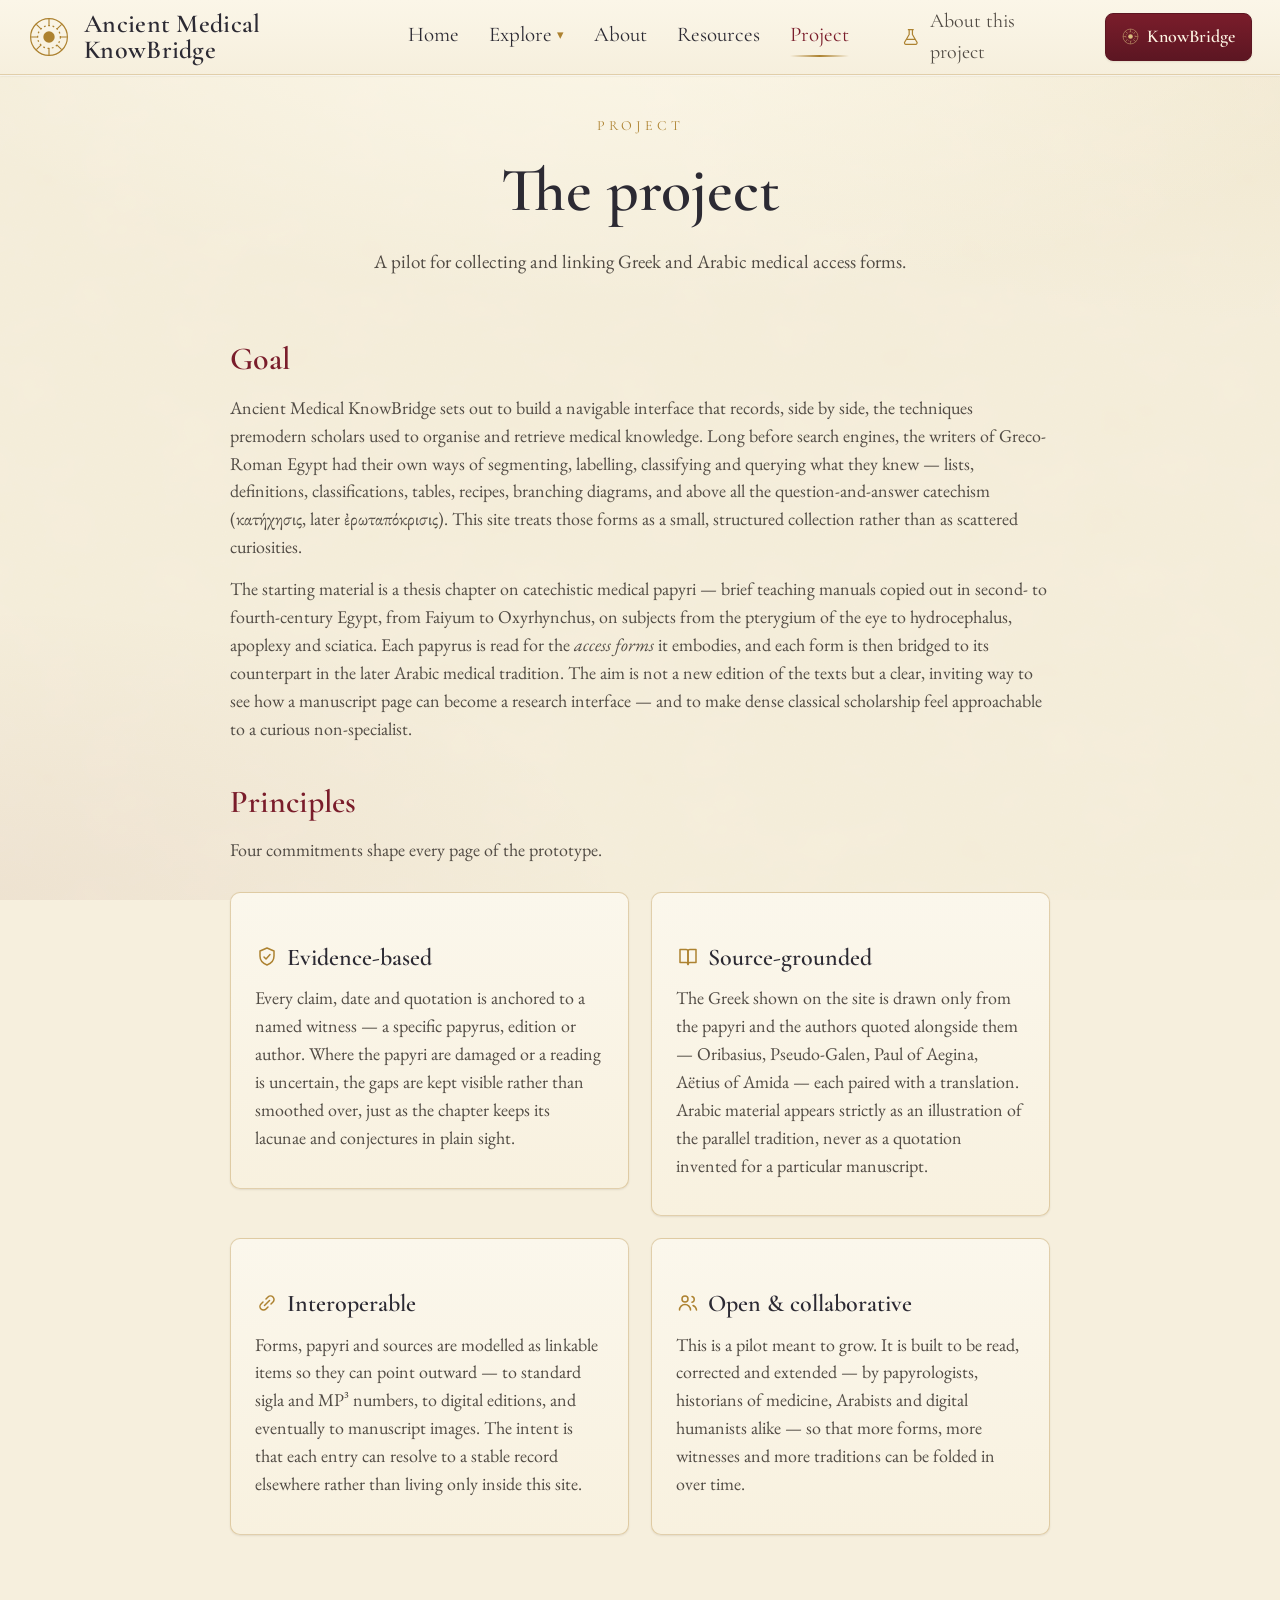
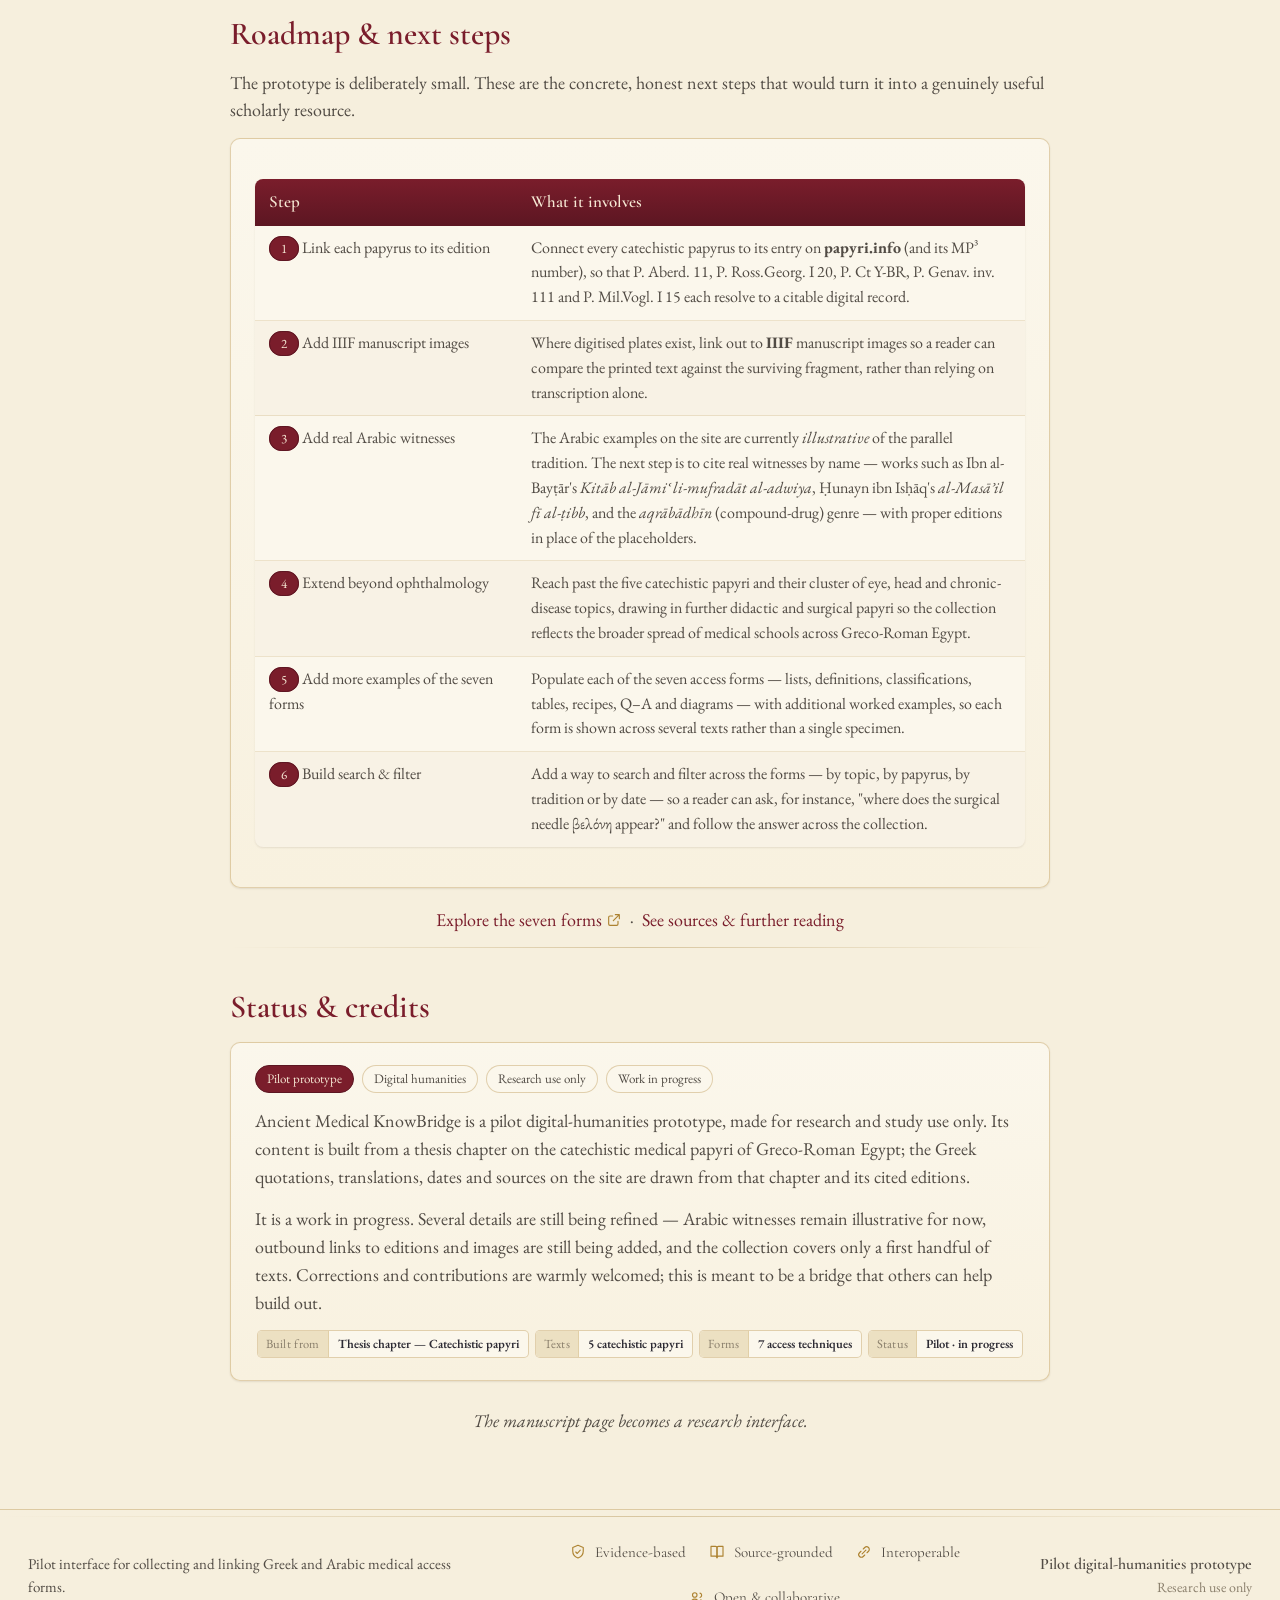
<file: project.html>
<!DOCTYPE html>
<html lang="en">
<head>
<meta charset="utf-8">
<meta name="viewport" content="width=device-width, initial-scale=1">
<title>The project — Ancient Medical KnowBridge</title>
<meta name="description" content="The vision, principles and roadmap behind Ancient Medical KnowBridge — a pilot for collecting and linking Greek and Arabic medical access forms, grounded in catechistic medical papyri.">
<link rel="preconnect" href="https://fonts.googleapis.com">
<link rel="preconnect" href="https://fonts.gstatic.com" crossorigin>
<link href="https://fonts.googleapis.com/css2?family=Cormorant+Garamond:ital,wght@0,400;0,500;0,600;0,700;1,400;1,500;1,600&family=EB+Garamond:ital,wght@0,400;0,500;0,600;1,400;1,500&family=Amiri:wght@400;700&display=swap" rel="stylesheet">
<link rel="stylesheet" href="styles.css">
<link rel="icon" href="assets/favicon.svg">
</head>
<body data-page="project">
<main class="wrap">

  <!-- ============ page head ============ -->
  <section class="page-head">
    <div class="kicker">Project</div>
    <h1>The project</h1>
    <p>A pilot for collecting and linking Greek and Arabic medical access forms.</p>
  </section>

  <div class="prose">

    <!-- ============ Goal ============ -->
    <h2>Goal</h2>
    <p>Ancient Medical KnowBridge sets out to build a navigable interface that records, side by side, the techniques premodern scholars used to organise and retrieve medical knowledge. Long before search engines, the writers of Greco-Roman Egypt had their own ways of segmenting, labelling, classifying and querying what they knew — lists, definitions, classifications, tables, recipes, branching diagrams, and above all the question-and-answer catechism (<span class="greek">κατήχησις</span>, later <span class="greek">ἐρωταπόκρισις</span>). This site treats those forms as a small, structured collection rather than as scattered curiosities.</p>
    <p>The starting material is a thesis chapter on catechistic medical papyri — brief teaching manuals copied out in second- to fourth-century Egypt, from Faiyum to Oxyrhynchus, on subjects from the pterygium of the eye to hydrocephalus, apoplexy and sciatica. Each papyrus is read for the <em>access forms</em> it embodies, and each form is then bridged to its counterpart in the later Arabic medical tradition. The aim is not a new edition of the texts but a clear, inviting way to see how a manuscript page can become a research interface — and to make dense classical scholarship feel approachable to a curious non-specialist.</p>

    <!-- ============ Principles ============ -->
    <h2>Principles</h2>
    <p>Four commitments shape every page of the prototype.</p>

    <div class="gallery">

      <div class="card-panel">
        <h3><svg style="width:24px;height:24px;color:var(--gold);vertical-align:-4px;margin-right:8px"><use href="#i-shield"/></svg>Evidence-based</h3>
        <p class="muted">Every claim, date and quotation is anchored to a named witness — a specific papyrus, edition or author. Where the papyri are damaged or a reading is uncertain, the gaps are kept visible rather than smoothed over, just as the chapter keeps its lacunae and conjectures in plain sight.</p>
      </div>

      <div class="card-panel">
        <h3><svg style="width:24px;height:24px;color:var(--gold);vertical-align:-4px;margin-right:8px"><use href="#i-book"/></svg>Source-grounded</h3>
        <p class="muted">The Greek shown on the site is drawn only from the papyri and the authors quoted alongside them — Oribasius, Pseudo-Galen, Paul of Aegina, Aëtius of Amida — each paired with a translation. Arabic material appears strictly as an illustration of the parallel tradition, never as a quotation invented for a particular manuscript.</p>
      </div>

      <div class="card-panel">
        <h3><svg style="width:24px;height:24px;color:var(--gold);vertical-align:-4px;margin-right:8px"><use href="#i-link"/></svg>Interoperable</h3>
        <p class="muted">Forms, papyri and sources are modelled as linkable items so they can point outward — to standard sigla and MP³ numbers, to digital editions, and eventually to manuscript images. The intent is that each entry can resolve to a stable record elsewhere rather than living only inside this site.</p>
      </div>

      <div class="card-panel">
        <h3><svg style="width:24px;height:24px;color:var(--gold);vertical-align:-4px;margin-right:8px"><use href="#i-people"/></svg>Open &amp; collaborative</h3>
        <p class="muted">This is a pilot meant to grow. It is built to be read, corrected and extended — by papyrologists, historians of medicine, Arabists and digital humanists alike — so that more forms, more witnesses and more traditions can be folded in over time.</p>
      </div>

    </div>

    <!-- ============ Roadmap ============ -->
    <h2>Roadmap &amp; next steps</h2>
    <p>The prototype is deliberately small. These are the concrete, honest next steps that would turn it into a genuinely useful scholarly resource.</p>

    <div class="card-panel">
      <table class="data">
        <thead>
          <tr><th style="width:34%">Step</th><th>What it involves</th></tr>
        </thead>
        <tbody>
          <tr>
            <td><span class="pill solid">1</span> Link each papyrus to its edition</td>
            <td>Connect every catechistic papyrus to its entry on <strong>papyri.info</strong> (and its MP³ number), so that <span class="greek">P. Aberd. 11</span>, <span class="greek">P. Ross.Georg. I 20</span>, <span class="greek">P. Ct Y-BR</span>, <span class="greek">P. Genav. inv. 111</span> and <span class="greek">P. Mil.Vogl. I 15</span> each resolve to a citable digital record.</td>
          </tr>
          <tr>
            <td><span class="pill solid">2</span> Add IIIF manuscript images</td>
            <td>Where digitised plates exist, link out to <strong>IIIF</strong> manuscript images so a reader can compare the printed text against the surviving fragment, rather than relying on transcription alone.</td>
          </tr>
          <tr>
            <td><span class="pill solid">3</span> Add real Arabic witnesses</td>
            <td>The Arabic examples on the site are currently <em>illustrative</em> of the parallel tradition. The next step is to cite real witnesses by name — works such as Ibn al-Bayṭār's <em>Kitāb al-Jāmiʿ li-mufradāt al-adwiya</em>, Ḥunayn ibn Isḥāq's <em>al-Masāʾil fī al-ṭibb</em>, and the <em>aqrābādhīn</em> (compound-drug) genre — with proper editions in place of the placeholders.</td>
          </tr>
          <tr>
            <td><span class="pill solid">4</span> Extend beyond ophthalmology</td>
            <td>Reach past the five catechistic papyri and their cluster of eye, head and chronic-disease topics, drawing in further didactic and surgical papyri so the collection reflects the broader spread of medical schools across Greco-Roman Egypt.</td>
          </tr>
          <tr>
            <td><span class="pill solid">5</span> Add more examples of the seven forms</td>
            <td>Populate each of the seven access forms — lists, definitions, classifications, tables, recipes, Q–A and diagrams — with additional worked examples, so each form is shown across several texts rather than a single specimen.</td>
          </tr>
          <tr>
            <td><span class="pill solid">6</span> Build search &amp; filter</td>
            <td>Add a way to search and filter across the forms — by topic, by papyrus, by tradition or by date — so a reader can ask, for instance, "where does the surgical needle <span class="greek">βελόνη</span> appear?" and follow the answer across the collection.</td>
          </tr>
        </tbody>
      </table>
    </div>

    <p class="center" style="margin-top:18px">
      <a href="explore.html">Explore the seven forms <svg style="width:16px;height:16px;color:var(--gold);vertical-align:-2px"><use href="#i-external"/></svg></a>
      &nbsp;·&nbsp;
      <a href="resources.html">See sources &amp; further reading</a>
    </p>

    <hr class="divider-rule">

    <!-- ============ Status & credits ============ -->
    <h2>Status &amp; credits</h2>

    <div class="card-panel">
      <div class="pills" style="margin-bottom:14px">
        <span class="pill solid">Pilot prototype</span>
        <span class="pill">Digital humanities</span>
        <span class="pill">Research use only</span>
        <span class="pill">Work in progress</span>
      </div>
      <p class="muted">Ancient Medical KnowBridge is a pilot digital-humanities prototype, made for research and study use only. Its content is built from a thesis chapter on the catechistic medical papyri of Greco-Roman Egypt; the Greek quotations, translations, dates and sources on the site are drawn from that chapter and its cited editions.</p>
      <p class="muted">It is a work in progress. Several details are still being refined — Arabic witnesses remain illustrative for now, outbound links to editions and images are still being added, and the collection covers only a first handful of texts. Corrections and contributions are warmly welcomed; this is meant to be a bridge that others can help build out.</p>

      <div class="chips" style="display:flex;flex-wrap:wrap;gap:6px;margin-top:8px">
        <span class="chip"><span class="k">Built from</span><span class="v">Thesis chapter — Catechistic papyri</span></span>
        <span class="chip"><span class="k">Texts</span><span class="v">5 catechistic papyri</span></span>
        <span class="chip"><span class="k">Forms</span><span class="v">7 access techniques</span></span>
        <span class="chip"><span class="k">Status</span><span class="v">Pilot · in progress</span></span>
      </div>
    </div>

    <p class="center muted" style="margin-top:26px;font-style:italic">The manuscript page becomes a research interface.</p>

  </div>

</main>
<script src="partials.js"></script>
</body>
</html>
</file>
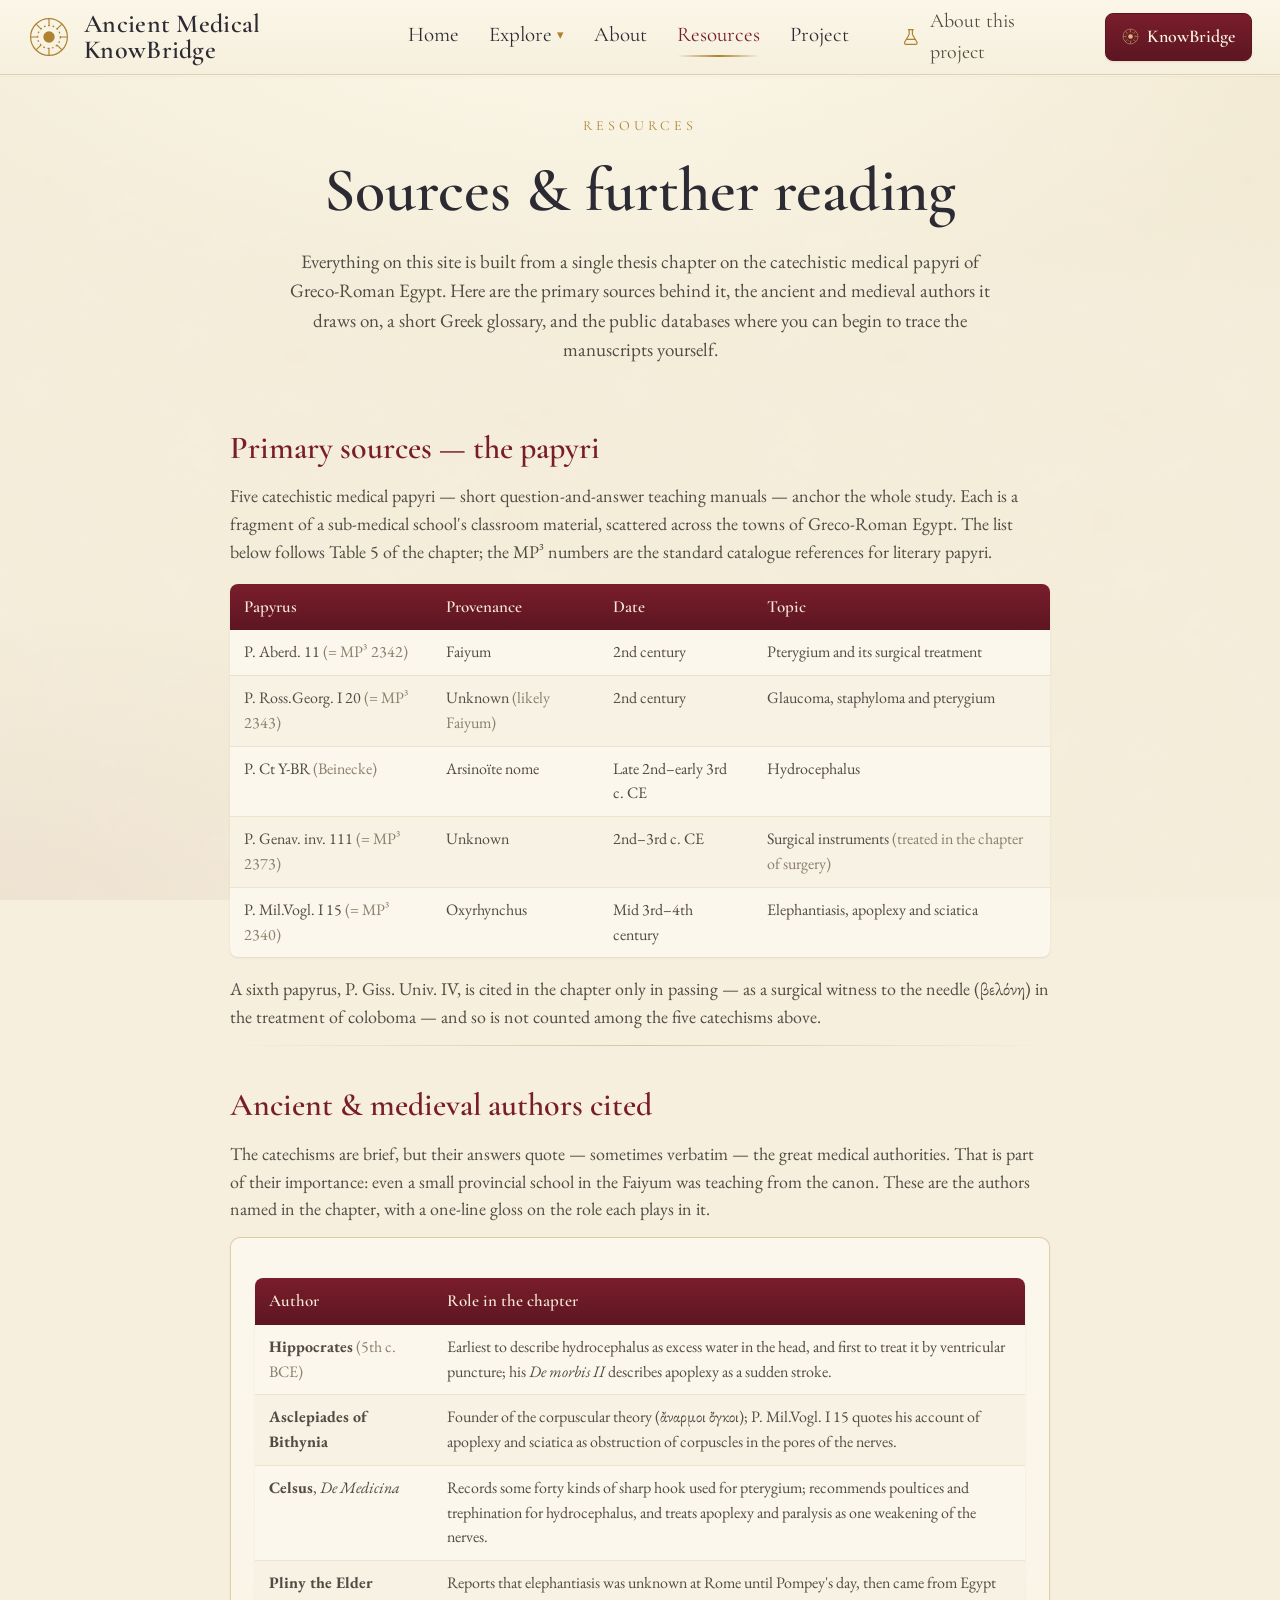
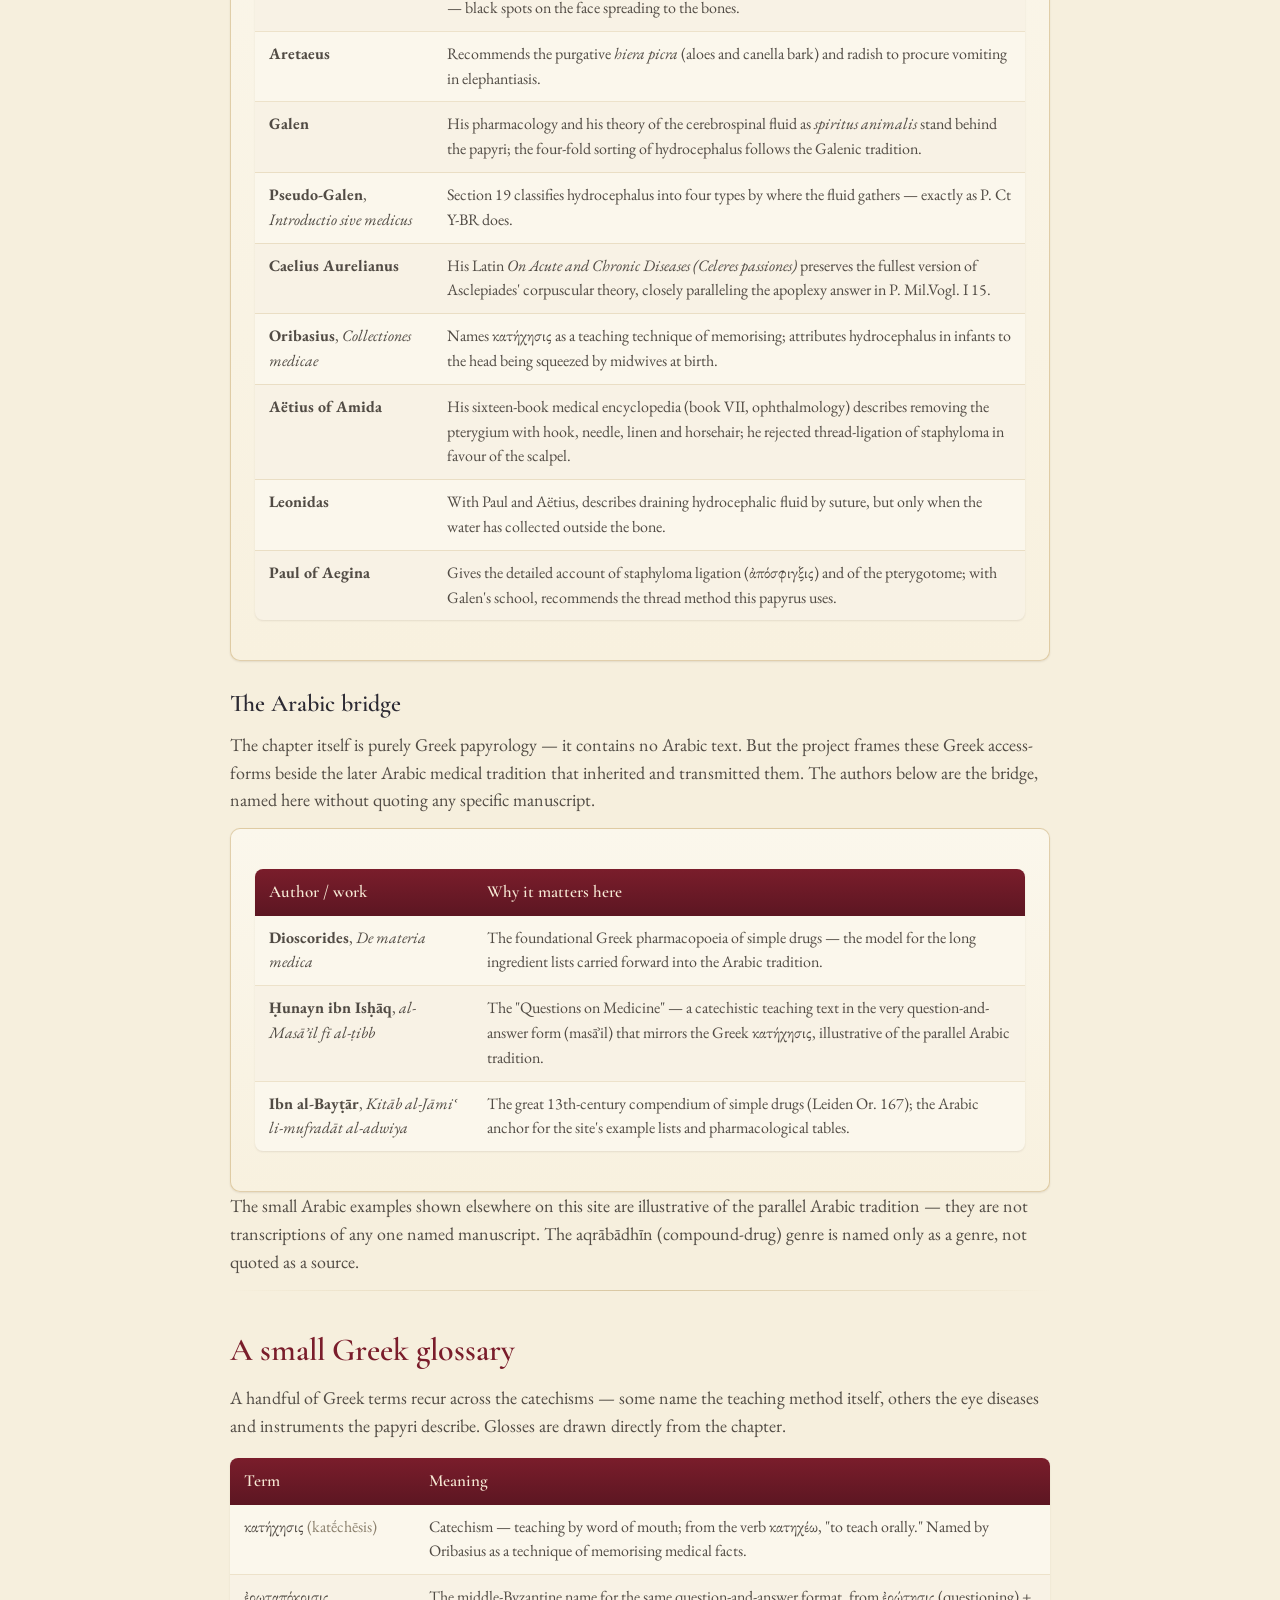
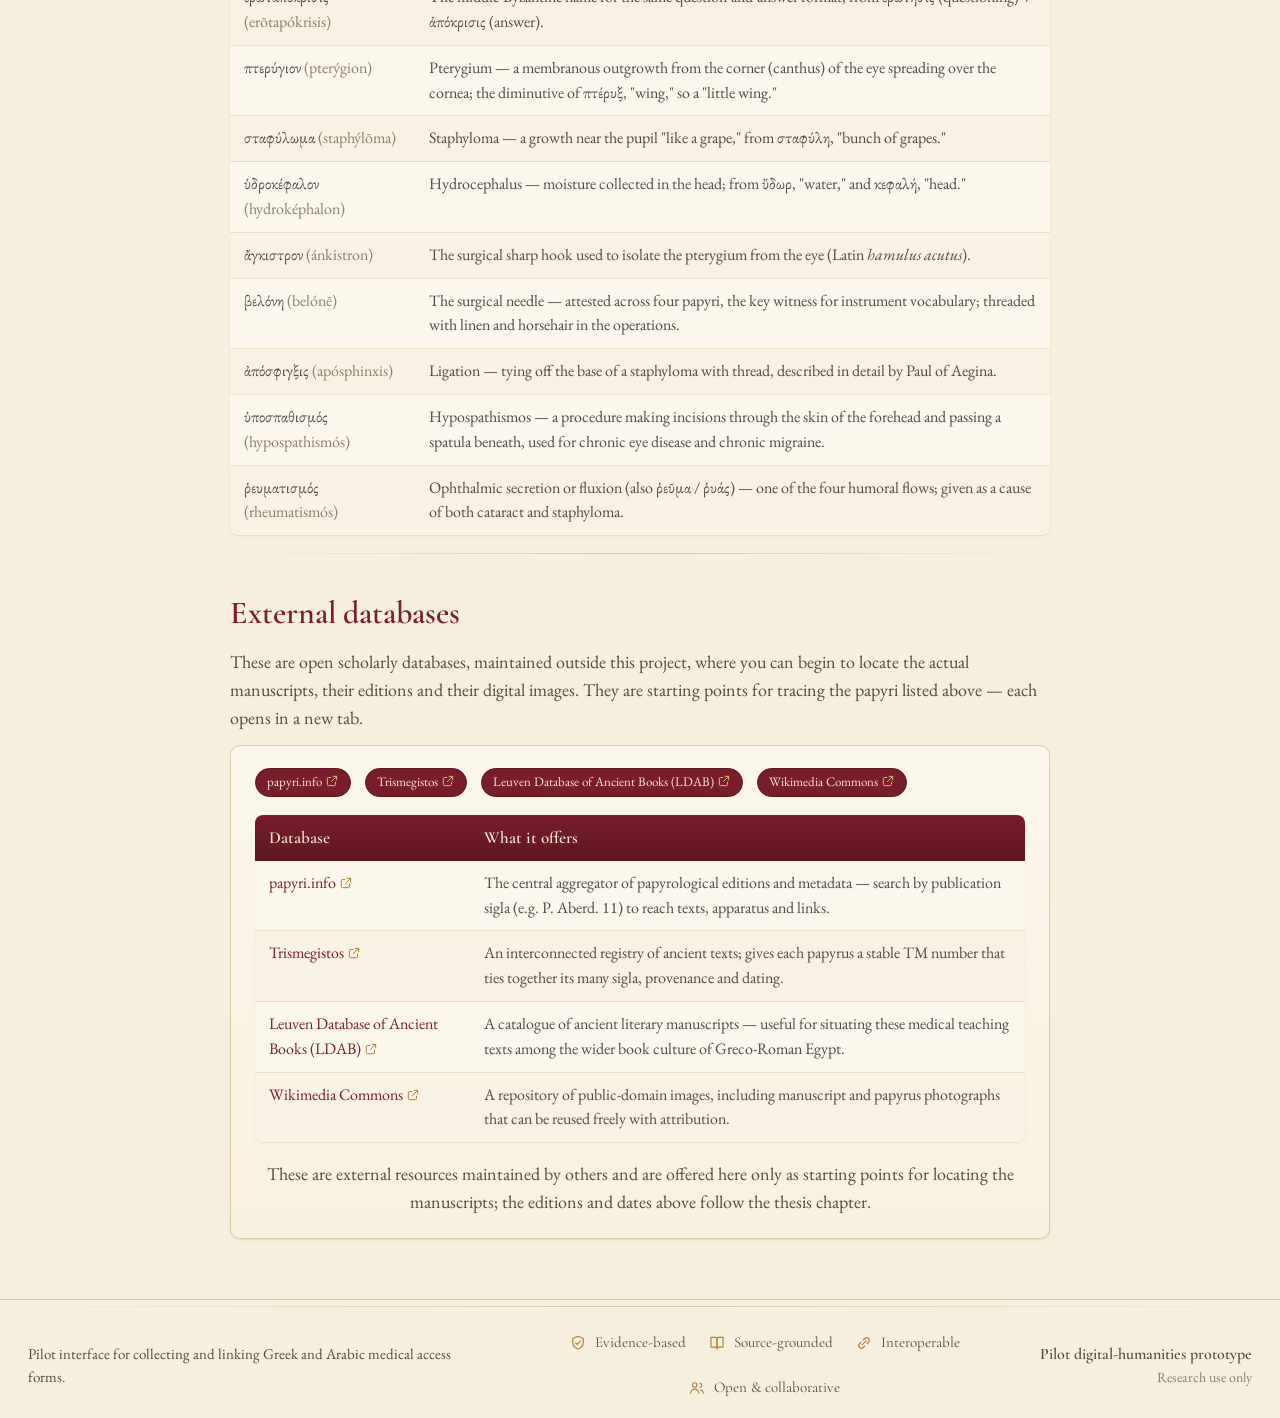
<file: resources.html>
<!DOCTYPE html>
<html lang="en">
<head>
<meta charset="utf-8">
<meta name="viewport" content="width=device-width, initial-scale=1">
<title>Sources &amp; further reading — Ancient Medical KnowBridge</title>
<meta name="description" content="Primary sources, a short Greek glossary, the ancient and medieval authors cited in the catechistic papyri, and external databases for tracing the manuscripts.">
<link rel="preconnect" href="https://fonts.googleapis.com">
<link rel="preconnect" href="https://fonts.gstatic.com" crossorigin>
<link href="https://fonts.googleapis.com/css2?family=Cormorant+Garamond:ital,wght@0,400;0,500;0,600;0,700;1,400;1,500;1,600&family=EB+Garamond:ital,wght@0,400;0,500;0,600;1,400;1,500&family=Amiri:wght@400;700&display=swap" rel="stylesheet">
<link rel="stylesheet" href="styles.css">
<link rel="icon" href="assets/favicon.svg">
</head>
<body data-page="resources">
<main class="wrap">

  <section class="page-head">
    <div class="kicker">Resources</div>
    <h1>Sources &amp; further reading</h1>
    <p>Everything on this site is built from a single thesis chapter on the catechistic medical papyri of Greco-Roman Egypt. Here are the primary sources behind it, the ancient and medieval authors it draws on, a short Greek glossary, and the public databases where you can begin to trace the manuscripts yourself.</p>
  </section>

  <div class="prose">

    <h2>Primary sources — the papyri</h2>
    <p>Five catechistic medical papyri — short question-and-answer teaching manuals — anchor the whole study. Each is a fragment of a sub-medical school's classroom material, scattered across the towns of Greco-Roman Egypt. The list below follows Table 5 of the chapter; the MP³ numbers are the standard catalogue references for literary papyri.</p>

    <table class="data">
      <thead>
        <tr><th>Papyrus</th><th>Provenance</th><th>Date</th><th>Topic</th></tr>
      </thead>
      <tbody>
        <tr>
          <td>P. Aberd. 11 <span class="muted">(= MP³ 2342)</span></td>
          <td>Faiyum</td>
          <td>2nd century</td>
          <td>Pterygium and its surgical treatment</td>
        </tr>
        <tr>
          <td>P. Ross.Georg. I 20 <span class="muted">(= MP³ 2343)</span></td>
          <td>Unknown <span class="muted">(likely Faiyum)</span></td>
          <td>2nd century</td>
          <td>Glaucoma, staphyloma and pterygium</td>
        </tr>
        <tr>
          <td>P. Ct Y-BR <span class="muted">(Beinecke)</span></td>
          <td>Arsinoïte nome</td>
          <td>Late 2nd–early 3rd c. CE</td>
          <td>Hydrocephalus</td>
        </tr>
        <tr>
          <td>P. Genav. inv. 111 <span class="muted">(= MP³ 2373)</span></td>
          <td>Unknown</td>
          <td>2nd–3rd c. CE</td>
          <td>Surgical instruments <span class="muted">(treated in the chapter of surgery)</span></td>
        </tr>
        <tr>
          <td>P. Mil.Vogl. I 15 <span class="muted">(= MP³ 2340)</span></td>
          <td>Oxyrhynchus</td>
          <td>Mid 3rd–4th century</td>
          <td>Elephantiasis, apoplexy and sciatica</td>
        </tr>
      </tbody>
    </table>
    <p class="muted">A sixth papyrus, P. Giss. Univ. IV, is cited in the chapter only in passing — as a surgical witness to the needle (βελόνη) in the treatment of coloboma — and so is not counted among the five catechisms above.</p>

    <hr class="divider-rule">

    <h2>Ancient &amp; medieval authors cited</h2>
    <p>The catechisms are brief, but their answers quote — sometimes verbatim — the great medical authorities. That is part of their importance: even a small provincial school in the Faiyum was teaching from the canon. These are the authors named in the chapter, with a one-line gloss on the role each plays in it.</p>

    <div class="card-panel">
      <table class="data">
        <thead>
          <tr><th>Author</th><th>Role in the chapter</th></tr>
        </thead>
        <tbody>
          <tr><td><b>Hippocrates</b> <span class="muted">(5th c. BCE)</span></td><td>Earliest to describe hydrocephalus as excess water in the head, and first to treat it by ventricular puncture; his <i>De morbis II</i> describes apoplexy as a sudden stroke.</td></tr>
          <tr><td><b>Asclepiades of Bithynia</b></td><td>Founder of the corpuscular theory (ἄναρμοι ὄγκοι); P. Mil.Vogl. I 15 quotes his account of apoplexy and sciatica as obstruction of corpuscles in the pores of the nerves.</td></tr>
          <tr><td><b>Celsus</b>, <i>De Medicina</i></td><td>Records some forty kinds of sharp hook used for pterygium; recommends poultices and trephination for hydrocephalus, and treats apoplexy and paralysis as one weakening of the nerves.</td></tr>
          <tr><td><b>Pliny the Elder</b></td><td>Reports that elephantiasis was unknown at Rome until Pompey's day, then came from Egypt — black spots on the face spreading to the bones.</td></tr>
          <tr><td><b>Aretaeus</b></td><td>Recommends the purgative <i>hiera picra</i> (aloes and canella bark) and radish to procure vomiting in elephantiasis.</td></tr>
          <tr><td><b>Galen</b></td><td>His pharmacology and his theory of the cerebrospinal fluid as <i>spiritus animalis</i> stand behind the papyri; the four-fold sorting of hydrocephalus follows the Galenic tradition.</td></tr>
          <tr><td><b>Pseudo-Galen</b>, <i>Introductio sive medicus</i></td><td>Section 19 classifies hydrocephalus into four types by where the fluid gathers — exactly as P. Ct Y-BR does.</td></tr>
          <tr><td><b>Caelius Aurelianus</b></td><td>His Latin <i>On Acute and Chronic Diseases (Celeres passiones)</i> preserves the fullest version of Asclepiades' corpuscular theory, closely paralleling the apoplexy answer in P. Mil.Vogl. I 15.</td></tr>
          <tr><td><b>Oribasius</b>, <i>Collectiones medicae</i></td><td>Names κατήχησις as a teaching technique of memorising; attributes hydrocephalus in infants to the head being squeezed by midwives at birth.</td></tr>
          <tr><td><b>Aëtius of Amida</b></td><td>His sixteen-book medical encyclopedia (book VII, ophthalmology) describes removing the pterygium with hook, needle, linen and horsehair; he rejected thread-ligation of staphyloma in favour of the scalpel.</td></tr>
          <tr><td><b>Leonidas</b></td><td>With Paul and Aëtius, describes draining hydrocephalic fluid by suture, but only when the water has collected outside the bone.</td></tr>
          <tr><td><b>Paul of Aegina</b></td><td>Gives the detailed account of staphyloma ligation (ἀπόσφιγξις) and of the pterygotome; with Galen's school, recommends the thread method this papyrus uses.</td></tr>
        </tbody>
      </table>
    </div>

    <h3>The Arabic bridge</h3>
    <p>The chapter itself is purely Greek papyrology — it contains no Arabic text. But the project frames these Greek access-forms beside the later Arabic medical tradition that inherited and transmitted them. The authors below are the bridge, named here without quoting any specific manuscript.</p>

    <div class="card-panel">
      <table class="data">
        <thead>
          <tr><th>Author / work</th><th>Why it matters here</th></tr>
        </thead>
        <tbody>
          <tr><td><b>Dioscorides</b>, <i>De materia medica</i></td><td>The foundational Greek pharmacopoeia of simple drugs — the model for the long ingredient lists carried forward into the Arabic tradition.</td></tr>
          <tr><td><b>Ḥunayn ibn Isḥāq</b>, <i>al-Masāʾil fī al-ṭibb</i></td><td>The "Questions on Medicine" — a catechistic teaching text in the very question-and-answer form (masāʾil) that mirrors the Greek κατήχησις, illustrative of the parallel Arabic tradition.</td></tr>
          <tr><td><b>Ibn al-Bayṭār</b>, <i>Kitāb al-Jāmiʿ li-mufradāt al-adwiya</i></td><td>The great 13th-century compendium of simple drugs (Leiden Or. 167); the Arabic anchor for the site's example lists and pharmacological tables.</td></tr>
        </tbody>
      </table>
    </div>
    <p class="muted">The small Arabic examples shown elsewhere on this site are illustrative of the parallel Arabic tradition — they are not transcriptions of any one named manuscript. The aqrābādhīn (compound-drug) genre is named only as a genre, not quoted as a source.</p>

    <hr class="divider-rule">

    <h2>A small Greek glossary</h2>
    <p>A handful of Greek terms recur across the catechisms — some name the teaching method itself, others the eye diseases and instruments the papyri describe. Glosses are drawn directly from the chapter.</p>

    <table class="data">
      <thead>
        <tr><th>Term</th><th>Meaning</th></tr>
      </thead>
      <tbody>
        <tr><td class="greek">κατήχησις <span class="muted">(katḗchēsis)</span></td><td>Catechism — teaching by word of mouth; from the verb κατηχέω, "to teach orally." Named by Oribasius as a technique of memorising medical facts.</td></tr>
        <tr><td class="greek">ἐρωταπόκρισις <span class="muted">(erōtapókrisis)</span></td><td>The middle-Byzantine name for the same question-and-answer format, from ἐρώτησις (questioning) + ἀπόκρισις (answer).</td></tr>
        <tr><td class="greek">πτερύγιον <span class="muted">(pterýgion)</span></td><td>Pterygium — a membranous outgrowth from the corner (canthus) of the eye spreading over the cornea; the diminutive of πτέρυξ, "wing," so a "little wing."</td></tr>
        <tr><td class="greek">σταφύλωμα <span class="muted">(staphýlōma)</span></td><td>Staphyloma — a growth near the pupil "like a grape," from σταφύλη, "bunch of grapes."</td></tr>
        <tr><td class="greek">ὑδροκέφαλον <span class="muted">(hydroképhalon)</span></td><td>Hydrocephalus — moisture collected in the head; from ὕδωρ, "water," and κεφαλή, "head."</td></tr>
        <tr><td class="greek">ἄγκιστρον <span class="muted">(ánkistron)</span></td><td>The surgical sharp hook used to isolate the pterygium from the eye (Latin <i>hamulus acutus</i>).</td></tr>
        <tr><td class="greek">βελόνη <span class="muted">(belónē)</span></td><td>The surgical needle — attested across four papyri, the key witness for instrument vocabulary; threaded with linen and horsehair in the operations.</td></tr>
        <tr><td class="greek">ἀπόσφιγξις <span class="muted">(apósphinxis)</span></td><td>Ligation — tying off the base of a staphyloma with thread, described in detail by Paul of Aegina.</td></tr>
        <tr><td class="greek">ὑποσπαθισμός <span class="muted">(hypospathismós)</span></td><td>Hypospathismos — a procedure making incisions through the skin of the forehead and passing a spatula beneath, used for chronic eye disease and chronic migraine.</td></tr>
        <tr><td class="greek">ῥευματισμός <span class="muted">(rheumatismós)</span></td><td>Ophthalmic secretion or fluxion (also ῥεῦμα / ῥυάς) — one of the four humoral flows; given as a cause of both cataract and staphyloma.</td></tr>
      </tbody>
    </table>

    <hr class="divider-rule">

    <h2>External databases</h2>
    <p>These are open scholarly databases, maintained outside this project, where you can begin to locate the actual manuscripts, their editions and their digital images. They are starting points for tracing the papyri listed above — each opens in a new tab.</p>

    <div class="card-panel">
      <div class="pills" style="gap:14px">
        <a class="pill solid" href="https://papyri.info/" target="_blank" rel="noopener">
          papyri.info <svg style="width:14px;height:14px;vertical-align:-2px;color:var(--gold-bright)"><use href="#i-external"/></svg>
        </a>
        <a class="pill solid" href="https://www.trismegistos.org/" target="_blank" rel="noopener">
          Trismegistos <svg style="width:14px;height:14px;vertical-align:-2px;color:var(--gold-bright)"><use href="#i-external"/></svg>
        </a>
        <a class="pill solid" href="https://www.trismegistos.org/ldab/" target="_blank" rel="noopener">
          Leuven Database of Ancient Books (LDAB) <svg style="width:14px;height:14px;vertical-align:-2px;color:var(--gold-bright)"><use href="#i-external"/></svg>
        </a>
        <a class="pill solid" href="https://commons.wikimedia.org/" target="_blank" rel="noopener">
          Wikimedia Commons <svg style="width:14px;height:14px;vertical-align:-2px;color:var(--gold-bright)"><use href="#i-external"/></svg>
        </a>
      </div>

      <table class="data">
        <thead>
          <tr><th>Database</th><th>What it offers</th></tr>
        </thead>
        <tbody>
          <tr>
            <td><a href="https://papyri.info/" target="_blank" rel="noopener">papyri.info</a> <svg style="width:14px;height:14px;vertical-align:-2px;color:var(--gold)"><use href="#i-external"/></svg></td>
            <td>The central aggregator of papyrological editions and metadata — search by publication sigla (e.g. P. Aberd. 11) to reach texts, apparatus and links.</td>
          </tr>
          <tr>
            <td><a href="https://www.trismegistos.org/" target="_blank" rel="noopener">Trismegistos</a> <svg style="width:14px;height:14px;vertical-align:-2px;color:var(--gold)"><use href="#i-external"/></svg></td>
            <td>An interconnected registry of ancient texts; gives each papyrus a stable TM number that ties together its many sigla, provenance and dating.</td>
          </tr>
          <tr>
            <td><a href="https://www.trismegistos.org/ldab/" target="_blank" rel="noopener">Leuven Database of Ancient Books (LDAB)</a> <svg style="width:14px;height:14px;vertical-align:-2px;color:var(--gold)"><use href="#i-external"/></svg></td>
            <td>A catalogue of ancient literary manuscripts — useful for situating these medical teaching texts among the wider book culture of Greco-Roman Egypt.</td>
          </tr>
          <tr>
            <td><a href="https://commons.wikimedia.org/" target="_blank" rel="noopener">Wikimedia Commons</a> <svg style="width:14px;height:14px;vertical-align:-2px;color:var(--gold)"><use href="#i-external"/></svg></td>
            <td>A repository of public-domain images, including manuscript and papyrus photographs that can be reused freely with attribution.</td>
          </tr>
        </tbody>
      </table>
      <p class="muted center" style="margin-bottom:0">These are external resources maintained by others and are offered here only as starting points for locating the manuscripts; the editions and dates above follow the thesis chapter.</p>
    </div>

  </div>

</main>
<script src="partials.js"></script>
</body>
</html>
</file>
<file: styles.css>
/* =========================================================================
   Ancient Medical KnowBridge — design system
   A parchment / burgundy / gold theme evoking Greek & Arabic manuscripts.
   ========================================================================= */

:root {
  /* Surfaces */
  --parchment:      #f6efdd;
  --parchment-2:    #f1e6cc;
  --parchment-deep: #ece0c2;
  --card-bg:        #fbf7ec;
  --card-bg-2:      #f8f1df;

  /* Ink */
  --ink:        #2c2a33;
  --ink-soft:   #514b44;
  --ink-faint:  #8a7f6c;

  /* Accents */
  --burgundy:       #7a1d2b;
  --burgundy-deep:  #5c1622;
  --burgundy-ink:   #f6e8d4;
  --gold:           #ad8230;
  --gold-soft:      #c9a85f;
  --gold-bright:    #d8bd7e;

  /* Lines & rules */
  --line:      rgba(173, 130, 48, 0.34);
  --line-soft: rgba(173, 130, 48, 0.18);
  --rule:      #d8c6a0;

  /* Type */
  --display: "Cormorant Garamond", "EB Garamond", Georgia, "Times New Roman", serif;
  --body:    "EB Garamond", Georgia, "Palatino Linotype", "Book Antiqua", serif;
  --greek:   "EB Garamond", "Gentium Book Plus", Georgia, serif;
  --arabic:  "Amiri", "Scheherazade New", "Times New Roman", serif;

  /* Effects */
  --shadow-sm: 0 1px 2px rgba(60, 40, 15, 0.10);
  --shadow:    0 6px 22px rgba(74, 45, 12, 0.13);
  --shadow-lg: 0 18px 48px rgba(74, 45, 12, 0.20);
  --radius:    10px;
  --radius-sm: 7px;

  --maxw: 1640px;
}

/* --------------------------------------------------------------------- */
*, *::before, *::after { box-sizing: border-box; }

html { scroll-behavior: smooth; }

body {
  margin: 0;
  font-family: var(--body);
  font-size: 18px;
  line-height: 1.55;
  color: var(--ink);
  background-color: var(--parchment);
  background-image:
    radial-gradient(120% 80% at 50% -10%, rgba(255,251,238,0.9), rgba(255,251,238,0) 55%),
    radial-gradient(90% 60% at 100% 0%, rgba(214,189,126,0.12), rgba(214,189,126,0) 60%),
    radial-gradient(90% 60% at 0% 100%, rgba(122,29,43,0.05), rgba(122,29,43,0) 55%),
    url("assets/parchment.svg");
  background-attachment: fixed, fixed, fixed, fixed;
  -webkit-font-smoothing: antialiased;
  text-rendering: optimizeLegibility;
}

img { max-width: 100%; display: block; }
a { color: var(--burgundy); text-decoration: none; }
a:hover { color: var(--burgundy-deep); text-decoration: underline; text-underline-offset: 2px; }

.wrap { max-width: var(--maxw); margin: 0 auto; padding: 0 28px; }

/* =====================  Top bar / nav  ================================ */
.topbar {
  border-bottom: 1px solid var(--line);
  background: linear-gradient(#fbf6e8, #f6efdd);
  position: sticky; top: 0; z-index: 40;
  box-shadow: 0 1px 0 rgba(255,255,255,0.6), var(--shadow-sm);
}
.topbar .wrap {
  display: flex; align-items: center; gap: 26px;
  height: 74px;
}
.brand { display: flex; align-items: center; gap: 14px; }
.brand .medallion { width: 42px; height: 42px; flex: none; color: var(--gold); }
.brand .name {
  font-family: var(--display);
  font-weight: 600;
  font-size: 26px;
  letter-spacing: 0.3px;
  color: var(--ink);
  line-height: 1;
}
.nav { display: flex; align-items: center; gap: 30px; margin-left: 22px; }
.nav a {
  font-family: var(--display);
  font-size: 21px;
  color: var(--ink);
  position: relative;
  padding-bottom: 4px;
}
.nav a:hover { color: var(--burgundy); text-decoration: none; }
.nav a.active { color: var(--burgundy); }
.nav a.active::after {
  content: ""; position: absolute; left: 0; right: 0; bottom: -2px; height: 2px;
  background: linear-gradient(90deg, transparent, var(--gold), transparent);
}
.nav .has-menu { display: inline-flex; align-items: center; gap: 5px; cursor: pointer; }
.nav .caret { font-size: 13px; color: var(--gold); }

/* dropdown */
.menu { position: relative; }
.menu > .dropdown {
  position: absolute; top: 130%; left: -14px; min-width: 240px;
  background: var(--card-bg); border: 1px solid var(--line);
  border-radius: var(--radius-sm); box-shadow: var(--shadow);
  padding: 8px; opacity: 0; visibility: hidden; transform: translateY(-6px);
  transition: all .16s ease; z-index: 50;
}
.menu:hover > .dropdown, .menu:focus-within > .dropdown { opacity: 1; visibility: visible; transform: translateY(0); }
.dropdown a {
  display: block; padding: 8px 12px; border-radius: 6px; font-size: 18px;
  font-family: var(--body); color: var(--ink);
}
.dropdown a:hover { background: var(--parchment-2); color: var(--burgundy); text-decoration: none; }
.dropdown a small { display: block; color: var(--ink-faint); font-size: 13.5px; }

.topbar .spacer { flex: 1; }
.about-link { display: inline-flex; align-items: center; gap: 9px; color: var(--ink-soft); font-family: var(--display); font-size: 20px; }
.about-link svg { width: 22px; height: 22px; color: var(--gold); }
.about-link:hover { color: var(--burgundy); text-decoration: none; }
.topbar-btn {
  display: inline-flex; align-items: center; gap: 8px; margin-left: 20px;
  background: linear-gradient(180deg, var(--burgundy), var(--burgundy-deep));
  color: #fdf3e2; border: 1px solid var(--burgundy-deep); border-radius: 8px;
  padding: 9px 16px; font-family: var(--display); font-size: 18px; font-weight: 600;
  white-space: nowrap; box-shadow: var(--shadow-sm);
}
.topbar-btn:hover { color: #fff; text-decoration: none; filter: brightness(1.08); }
.topbar-btn svg { width: 17px; height: 17px; color: var(--gold-bright); }

/* =====================  Hero  ======================================== */
.hero { padding: 30px 0 8px; position: relative; }
.hero-grid {
  display: grid;
  grid-template-columns: 230px 1fr 230px;
  gap: 26px;
  align-items: start;
}
.hero-center { text-align: center; }
.hero h1 {
  font-family: var(--display);
  font-weight: 600;
  font-size: clamp(44px, 6vw, 88px);
  line-height: 1.02;
  margin: 4px 0 6px;
  color: var(--ink);
  letter-spacing: 0.5px;
}
.hero .subtitle {
  font-family: var(--display);
  font-style: italic;
  font-size: clamp(18px, 2.1vw, 27px);
  color: var(--ink-soft);
  margin: 0 0 16px;
}
.hero .lede { font-size: 19px; color: var(--ink-soft); max-width: 640px; margin: 0 auto 4px; }
.hero .lede strong { color: var(--burgundy); font-weight: 600; }

.flourish { color: var(--gold); text-align: center; font-size: 22px; letter-spacing: 6px; margin: 8px 0; }

/* Bridge illustration block */
.bridge-block { margin: 14px auto 4px; max-width: 560px; }
.bridge-block svg { width: 100%; height: auto; color: var(--gold); }
.bridge-caption {
  font-family: var(--display); color: var(--burgundy); font-weight: 600;
  font-size: 20px; text-align: center; margin-top: 2px;
}

/* Manuscript thumbnail (hero sides) */
.ms-thumb { text-align: center; }
.ms-thumb .frame {
  border: 1px solid var(--line); border-radius: 6px; overflow: hidden;
  background: #efe3c4; box-shadow: var(--shadow-sm); padding: 6px;
}
.ms-thumb .frame .surface {
  border: 1px solid var(--line-soft); border-radius: 3px; overflow: hidden;
  aspect-ratio: 4 / 3; background: #e9dcbb;
}
.ms-thumb .cite { font-style: italic; font-size: 15.5px; color: var(--ink-soft); margin: 9px 2px 7px; font-family: var(--display); }
.ms-thumb .cite b { font-style: normal; font-weight: 600; color: var(--ink); }

/* meta chips */
.chips { display: flex; flex-wrap: wrap; gap: 6px; justify-content: center; }
.chip {
  display: inline-flex; align-items: stretch; border: 1px solid var(--line);
  border-radius: 5px; overflow: hidden; font-size: 12.5px; background: var(--card-bg);
}
.chip .k { background: var(--parchment-deep); color: var(--ink-faint); padding: 3px 8px; border-right: 1px solid var(--line-soft); letter-spacing: .3px; }
.chip .v { padding: 3px 9px; color: var(--ink); font-weight: 600; }

/* =====================  Explorer (cards + detail)  =================== */
.explorer { padding: 22px 0 10px; }
.explorer-grid { display: grid; grid-template-columns: 1.05fr 1fr; gap: 26px; align-items: start; }

.cards {
  display: grid;
  grid-template-columns: repeat(3, 1fr);
  gap: 18px;
}
.card {
  background: linear-gradient(180deg, var(--card-bg), var(--card-bg-2));
  border: 1px solid var(--line);
  border-radius: var(--radius);
  padding: 20px 20px 18px;
  cursor: pointer;
  position: relative;
  transition: transform .14s ease, box-shadow .18s ease, border-color .18s ease;
  box-shadow: var(--shadow-sm);
  min-height: 150px;
}
.card:hover { transform: translateY(-3px); box-shadow: var(--shadow); border-color: var(--gold-soft); }
.card .icon { width: 46px; height: 46px; color: var(--gold); margin-bottom: 12px; }
.card h3 { font-family: var(--display); font-weight: 600; font-size: 24px; margin: 0 0 8px; color: var(--ink); line-height: 1.08; }
.card p { margin: 0; font-size: 15.5px; color: var(--ink-soft); line-height: 1.4; }
.card p.sub { color: var(--ink-faint); font-size: 14.5px; }
.card .badge { position: absolute; top: 14px; right: 14px; width: 26px; height: 26px; color: var(--gold-bright); opacity: 0; transition: opacity .15s; }
.card.wide { grid-column: 1 / -1; }

.card.active {
  background: linear-gradient(180deg, var(--burgundy), var(--burgundy-deep));
  border-color: var(--burgundy-deep);
  box-shadow: var(--shadow);
}
.card.active h3, .card.active p { color: var(--burgundy-ink); }
.card.active p.sub { color: #e7c9a8; }
.card.active .icon { color: var(--gold-bright); }
.card.active .badge { opacity: 1; }

/* Detail panel */
.detail {
  background: linear-gradient(180deg, var(--card-bg), var(--card-bg-2));
  border: 1px solid var(--line);
  border-radius: var(--radius);
  box-shadow: var(--shadow);
  overflow: hidden;
  position: sticky; top: 92px;
}
.detail-head {
  display: flex; align-items: center; gap: 14px;
  padding: 18px 20px; border-bottom: 1px solid var(--line-soft);
}
.detail-head .seal {
  width: 52px; height: 52px; flex: none; border-radius: 9px;
  background: linear-gradient(180deg, var(--burgundy), var(--burgundy-deep));
  display: grid; place-items: center; box-shadow: var(--shadow-sm);
}
.detail-head .seal svg { width: 30px; height: 30px; color: var(--gold-bright); }
.detail-head h2 { font-family: var(--display); font-weight: 600; font-size: 34px; margin: 0; color: var(--ink); line-height: 1; }
.detail-head .tagline { font-size: 14.5px; color: var(--ink-faint); margin-top: 2px; }
.detail-head .close {
  margin-left: auto; width: 34px; height: 34px; border-radius: 50%;
  background: var(--burgundy); color: #fff; border: none; cursor: pointer;
  display: grid; place-items: center; font-size: 18px; line-height: 1; flex: none;
  transition: background .15s;
}
.detail-head .close:hover { background: var(--burgundy-deep); }

.detail-body { padding: 18px 20px 20px; }

/* Greek / Arabic example pair */
.examples { display: grid; grid-template-columns: 1fr 1fr; gap: 14px; margin-bottom: 18px; }
.example { border: 1px solid var(--line); border-radius: var(--radius-sm); overflow: hidden; background: #efe3c4; }
.example .label { font-family: var(--display); font-style: italic; text-align: center; font-size: 14.5px; color: var(--ink-soft); padding: 6px; border-bottom: 1px solid var(--line-soft); background: var(--card-bg); }
.example .surface { padding: 12px 13px; min-height: 132px; background:
    repeating-linear-gradient(0deg, rgba(122,29,43,0.05) 0 1px, transparent 1px 26px), #ece0c0; }
.example .surface.greek { font-family: var(--greek); font-size: 13.5px; line-height: 1.9; color: #4a3722; }
.example .surface.arabic { font-family: var(--arabic); font-size: 17px; line-height: 2.05; color: #4a3722; direction: rtl; text-align: right; }
.example .surface .red { color: var(--burgundy); }

/* properties table */
.props { border-top: 1px solid var(--line-soft); }
.prop-row { display: grid; grid-template-columns: 200px 1fr; gap: 14px; padding: 11px 2px; border-bottom: 1px solid var(--line-soft); align-items: baseline; }
.prop-row .k { display: flex; align-items: center; gap: 9px; color: var(--gold); font-family: var(--display); font-size: 18px; font-weight: 600; }
.prop-row .k svg { width: 19px; height: 19px; color: var(--gold); flex: none; }
.prop-row .v { color: var(--ink); font-size: 16.5px; }
.prop-row .v .gloss { color: var(--ink-faint); }

/* detail footer (source/date/tradition + button) */
.detail-foot {
  display: grid; grid-template-columns: 1fr 1fr 1fr auto; gap: 16px; align-items: center;
  padding: 16px 20px; border-top: 1px solid var(--line-soft);
  background: linear-gradient(180deg, transparent, rgba(173,130,48,0.05));
}
.foot-item { display: flex; align-items: center; gap: 10px; }
.foot-item svg { width: 24px; height: 24px; color: var(--gold); flex: none; }
.foot-item .ft-k { font-family: var(--display); font-weight: 600; font-size: 16px; color: var(--ink); }
.foot-item .ft-v { font-size: 13px; color: var(--ink-faint); }
.btn-source {
  display: inline-flex; align-items: center; gap: 9px; white-space: nowrap;
  background: linear-gradient(180deg, var(--burgundy), var(--burgundy-deep));
  color: #fdf3e2; border: none; border-radius: var(--radius-sm);
  padding: 12px 18px; font-family: var(--display); font-size: 17px; font-weight: 600;
  cursor: pointer; box-shadow: var(--shadow-sm); text-decoration: none;
}
.btn-source:hover { color: #fff; text-decoration: none; filter: brightness(1.07); }
.btn-source svg { width: 17px; height: 17px; }

/* =====================  Source cards (hero row)  ==================== */
.source-card {
  display: grid; grid-template-columns: auto 1fr; gap: 4px 10px;
  align-items: center;
}

/* =====================  Banner ribbon  ============================== */
.ribbon {
  margin: 26px 0 22px;
  background: linear-gradient(180deg, var(--burgundy), var(--burgundy-deep));
  border-radius: 8px; box-shadow: var(--shadow);
  border: 1px solid var(--burgundy-deep);
  padding: 16px 24px; text-align: center; position: relative;
}
.ribbon p { margin: 0; font-family: var(--display); font-style: italic; font-size: clamp(22px, 3vw, 33px); color: var(--burgundy-ink); letter-spacing: .4px; }
.ribbon .orn { color: var(--gold-bright); margin: 0 16px; }

/* =====================  Footer  ===================================== */
.site-foot { border-top: 1px solid var(--line); margin-top: 20px; }
.site-foot .wrap { display: flex; align-items: center; gap: 24px; padding: 18px 28px; flex-wrap: wrap; }
.site-foot .lead { font-size: 15px; color: var(--ink-soft); max-width: 460px; }
.foot-tags { display: flex; gap: 22px; flex: 1; justify-content: center; flex-wrap: wrap; }
.foot-tags span { display: inline-flex; align-items: center; gap: 8px; font-size: 15px; color: var(--ink-soft); font-family: var(--display); }
.foot-tags svg { width: 18px; height: 18px; color: var(--gold); }
.site-foot .right { text-align: right; font-size: 14px; color: var(--ink-faint); }
.site-foot .right b { color: var(--ink-soft); font-weight: 600; display: block; font-family: var(--display); font-size: 16px; }

.divider-rule { height: 1px; background: linear-gradient(90deg, transparent, var(--rule), transparent); border: 0; margin: 6px 0; }

/* =====================  Content pages (about / explore / etc)  ====== */
.page-head { text-align: center; padding: 40px 0 14px; }
.page-head .kicker { font-family: var(--display); letter-spacing: 4px; text-transform: uppercase; font-size: 14px; color: var(--gold); }
.page-head h1 { font-family: var(--display); font-weight: 600; font-size: clamp(38px, 5vw, 62px); margin: 6px 0 8px; color: var(--ink); }
.page-head p { max-width: 720px; margin: 0 auto; color: var(--ink-soft); font-size: 19px; }

.prose { max-width: 820px; margin: 0 auto; padding: 10px 0 40px; }
.prose h2 { font-family: var(--display); font-weight: 600; font-size: 32px; color: var(--burgundy); margin: 34px 0 10px; }
.prose h3 { font-family: var(--display); font-weight: 600; font-size: 24px; color: var(--ink); margin: 24px 0 8px; }
.prose p { margin: 0 0 14px; color: var(--ink-soft); }
.prose blockquote {
  margin: 18px 0; padding: 12px 20px; border-left: 3px solid var(--gold);
  background: var(--card-bg); border-radius: 0 6px 6px 0; color: var(--ink);
}
.prose blockquote .src { display: block; margin-top: 8px; font-size: 14px; color: var(--ink-faint); font-style: italic; }
.prose .greek { font-family: var(--greek); }

.card-panel {
  background: linear-gradient(180deg, var(--card-bg), var(--card-bg-2));
  border: 1px solid var(--line); border-radius: var(--radius);
  box-shadow: var(--shadow-sm); padding: 22px 24px;
}

/* data tables */
table.data { width: 100%; border-collapse: collapse; margin: 18px 0; font-size: 16px; background: var(--card-bg); border-radius: 8px; overflow: hidden; box-shadow: var(--shadow-sm); }
table.data th { background: linear-gradient(180deg, var(--burgundy), var(--burgundy-deep)); color: var(--burgundy-ink); font-family: var(--display); font-weight: 600; text-align: left; padding: 10px 14px; font-size: 17px; }
table.data td { padding: 10px 14px; border-bottom: 1px solid var(--line-soft); color: var(--ink-soft); vertical-align: top; }
table.data tr:last-child td { border-bottom: 0; }
table.data tr:nth-child(even) td { background: rgba(173,130,48,0.04); }

/* figure */
figure.fig { margin: 22px 0; text-align: center; }
figure.fig img { display: inline-block; border: 1px solid var(--line); border-radius: 8px; background: #fff; padding: 8px; box-shadow: var(--shadow-sm); max-height: 380px; }
figure.fig figcaption { font-size: 14.5px; color: var(--ink-faint); font-style: italic; margin-top: 8px; }

/* papyrus gallery cards */
.gallery { display: grid; grid-template-columns: repeat(auto-fill, minmax(300px, 1fr)); gap: 22px; padding: 14px 0 40px; }
.papyrus {
  background: linear-gradient(180deg, var(--card-bg), var(--card-bg-2));
  border: 1px solid var(--line); border-radius: var(--radius); overflow: hidden;
  box-shadow: var(--shadow-sm); transition: transform .14s, box-shadow .18s; display: flex; flex-direction: column;
}
.papyrus:hover { transform: translateY(-3px); box-shadow: var(--shadow); }
.papyrus .pp-head { padding: 16px 18px 10px; border-bottom: 1px solid var(--line-soft); }
.papyrus .pp-id { font-family: var(--display); font-weight: 600; font-size: 22px; color: var(--burgundy); }
.papyrus .pp-topic { color: var(--ink); font-size: 17px; margin-top: 2px; }
.papyrus .pp-body { padding: 14px 18px; color: var(--ink-soft); font-size: 15.5px; flex: 1; }
.papyrus .pp-meta { display: flex; flex-wrap: wrap; gap: 6px; padding: 0 18px 16px; }

/* tag pills row */
.pills { display: flex; flex-wrap: wrap; gap: 8px; }
.pill { font-size: 13px; padding: 3px 11px; border-radius: 20px; border: 1px solid var(--line); color: var(--ink-soft); background: var(--card-bg); }
.pill.solid { background: var(--burgundy); color: var(--burgundy-ink); border-color: var(--burgundy-deep); }

/* utility */
.center { text-align: center; }
.muted { color: var(--ink-faint); }
.sr-only { position: absolute; width: 1px; height: 1px; padding: 0; margin: -1px; overflow: hidden; clip: rect(0,0,0,0); border: 0; }

/* =====================  Papyrus text (Greek + translation)  ========= */
.gallery { align-items: start; }
.pp-text { border-top: 1px solid var(--line-soft); margin: 2px 18px 16px; }
.pp-text > summary {
  cursor: pointer; list-style: none; padding: 11px 2px;
  font-family: var(--display); font-weight: 600; font-size: 16.5px; color: var(--burgundy);
  display: flex; align-items: center; gap: 9px; user-select: none;
}
.pp-text > summary::-webkit-details-marker { display: none; }
.pp-text > summary::before { content: "\276F"; font-size: 12px; color: var(--gold); transition: transform .15s ease; }
.pp-text[open] > summary::before { transform: rotate(90deg); }
.pp-text-body { padding: 2px 2px 6px; }
.pp-sec-label {
  font-family: var(--display); font-weight: 600; color: var(--ink); font-size: 16px;
  margin: 14px 0 6px; padding-top: 10px; border-top: 1px dotted var(--line-soft);
}
.pp-text-body > .pp-sec-label:first-child { border-top: 0; padding-top: 0; margin-top: 2px; }
.pp-greek-label, .pp-trans-label {
  font-family: var(--display); font-style: italic; font-size: 13px; color: var(--ink-faint); margin: 9px 0 4px;
}
.pp-greek {
  font-family: "Cardo", "Gentium Book Plus", "New Athena Unicode", var(--greek); font-size: 13.5px; line-height: 1.95; color: #46331f;
  background: repeating-linear-gradient(0deg, rgba(122,29,43,0.05) 0 1px, transparent 1px 25px), #ece0c0;
  border: 1px solid var(--line-soft); border-radius: 6px; padding: 11px 13px; overflow-x: auto;
}
.pp-greek .ln { color: var(--ink-faint); font-size: 10px; margin-right: 8px; vertical-align: 1px; user-select: none; }
.pp-greek .paragraphos { display: inline-block; width: 44%; border-bottom: 1px solid var(--gold-soft); opacity: .6; margin: 4px 0; vertical-align: middle; }
.pp-trans { font-size: 15px; color: var(--ink-soft); line-height: 1.55; }
.pp-cite { font-size: 12.5px; color: var(--ink-faint); font-style: italic; margin-top: 9px; }
.pp-text-note { font-size: 14.5px; line-height: 1.5; padding: 4px 2px 8px; color: var(--ink-soft); }

/* =====================  Responsive  ================================ */
@media (max-width: 1200px) {
  .explorer-grid { grid-template-columns: 1fr; }
  .detail { position: static; }
}
@media (max-width: 960px) {
  .hero-grid { grid-template-columns: 1fr; }
  .ms-thumb { max-width: 360px; margin: 0 auto; }
  .cards { grid-template-columns: repeat(2, 1fr); }
  .nav { display: none; }
  .site-foot .wrap { flex-direction: column; text-align: center; }
  .site-foot .right, .site-foot .lead { text-align: center; }
}
@media (max-width: 560px) {
  body { font-size: 17px; }
  .cards { grid-template-columns: 1fr; }
  .examples { grid-template-columns: 1fr; }
  .detail-foot { grid-template-columns: 1fr; }
  .topbar .wrap { height: auto; padding: 12px 20px; flex-wrap: wrap; }
}
</file>
